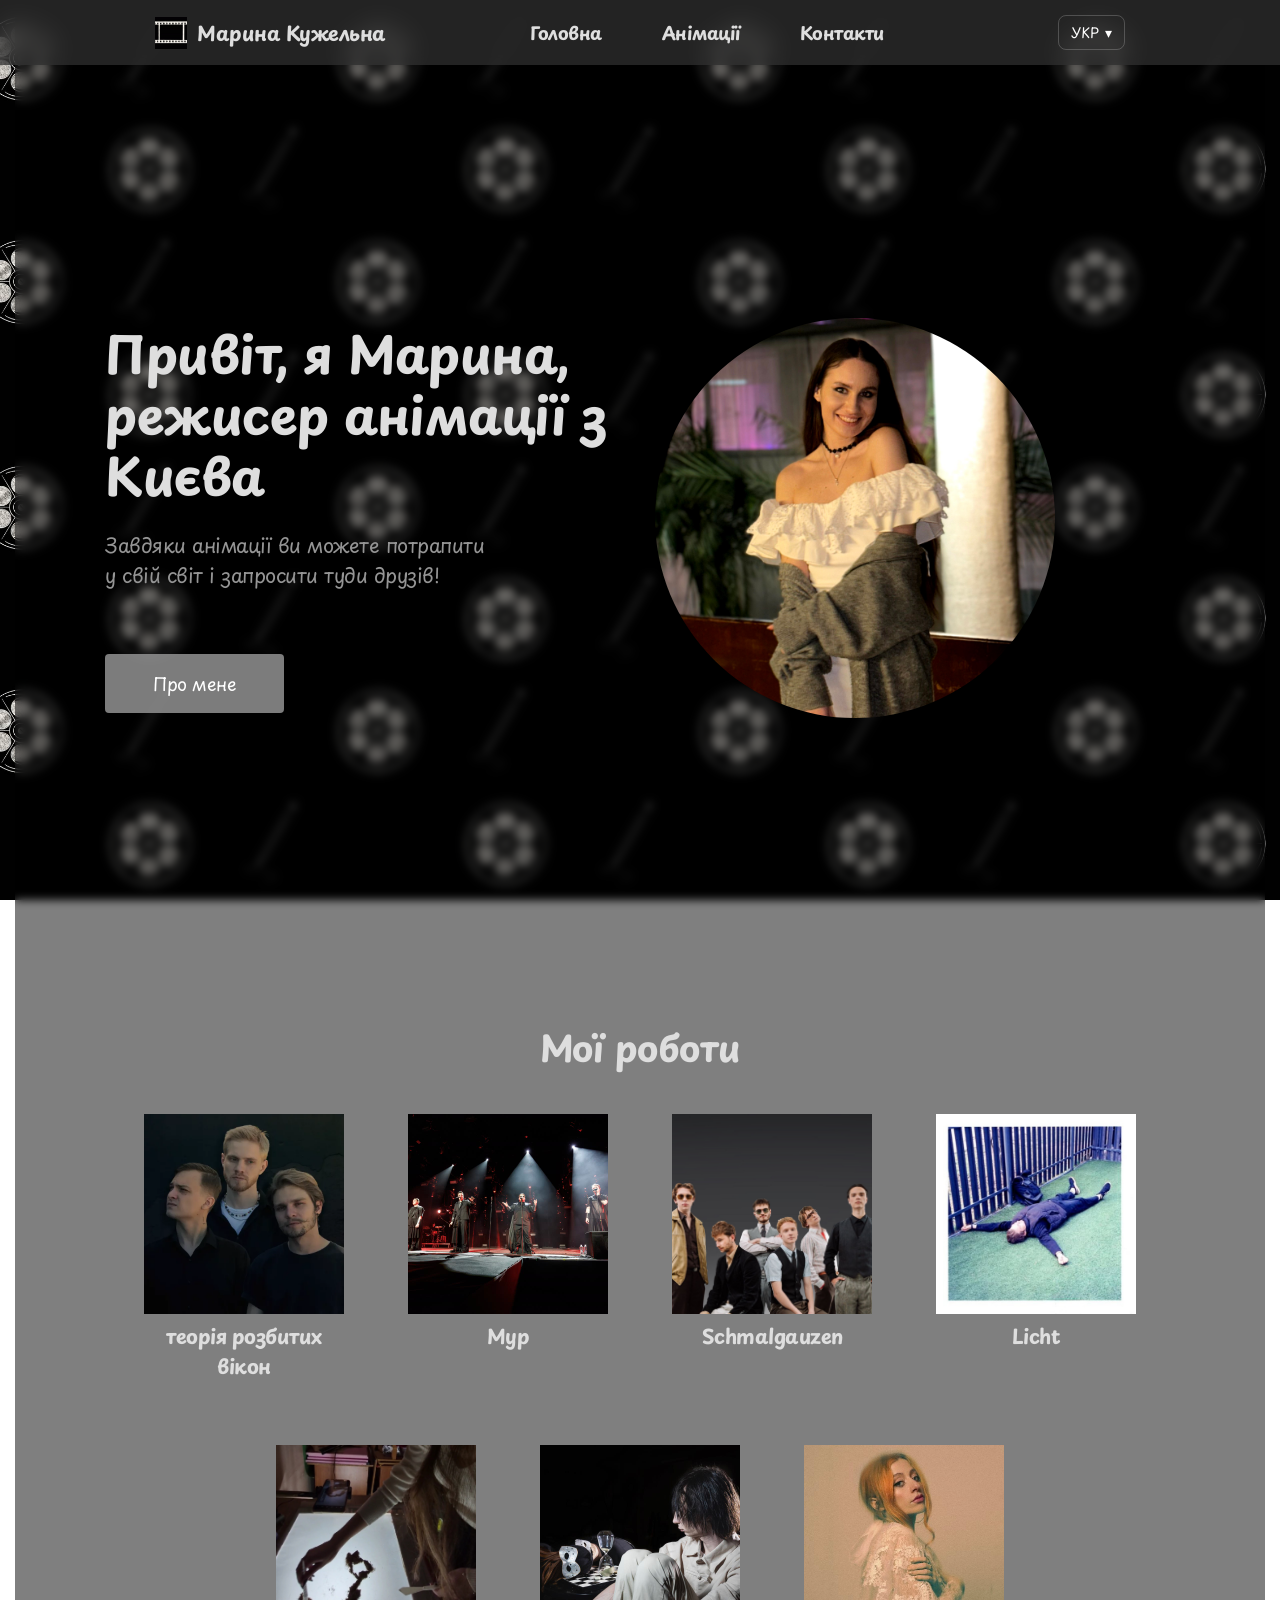
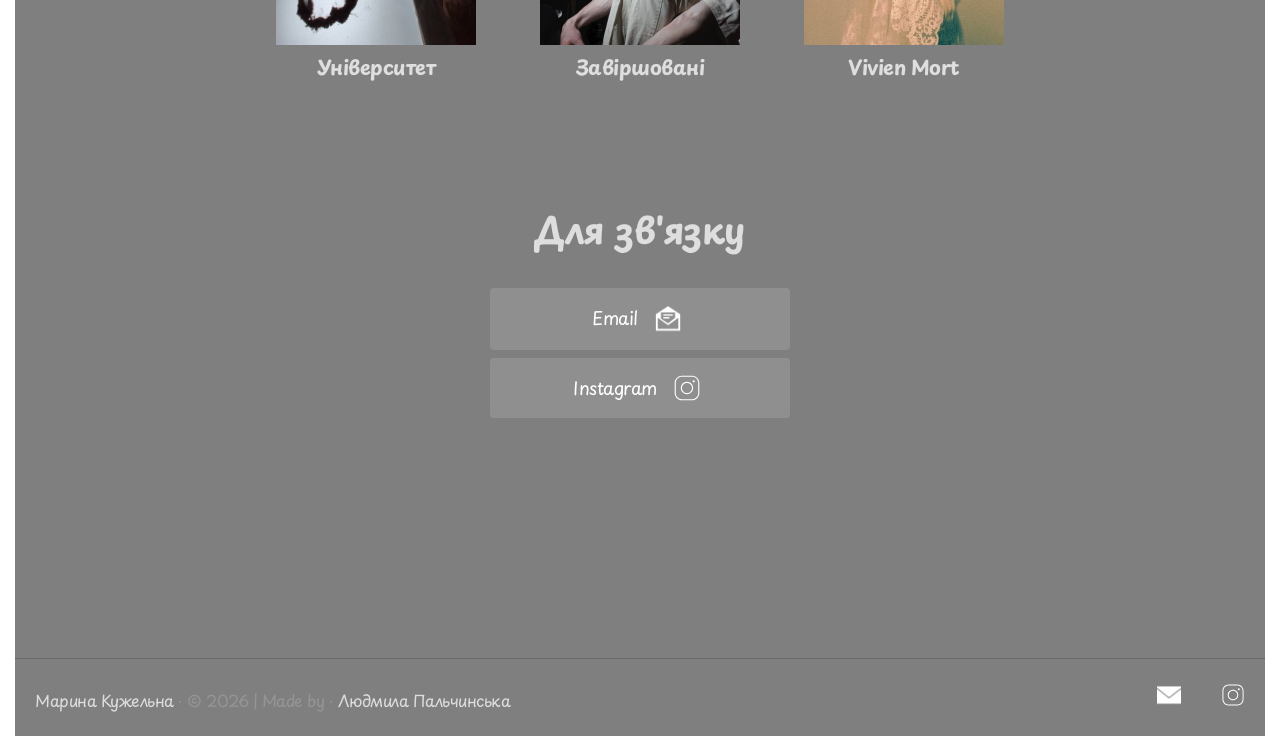
<file: index.html>
<!doctype html>
<html lang="uk">
  <head>
    <meta charset="UTF-8" />
    <meta name="viewport" content="width=device-width, initial-scale=1.0" />
    <meta name="author" content="Marina Kuzhelna | Анімації" />
    <meta
      name="keywords"
      content="animation, motion graphics, visual effects, character animation, 3D animation, 2D animation, VFX, CGI, digital art, storytelling, motion design"
    />
    <meta
      name="description"
      content="Explore stunning animations and motion graphics created by a professional animator. High-quality visual effects, character animation, and storytelling through motion."
    />
    <link rel="preconnect" href="https://fonts.googleapis.com" />
    <link rel="preconnect" href="https://fonts.gstatic.com" crossorigin />

    <link
      href="https://fonts.googleapis.com/css2?family=Playpen+Sans&display=swap"
      rel="stylesheet"
    />
    <title>Marina Kuzhelna</title>
    <link rel="icon" href="image/anim.ico" type="image/x-icon" />
    <link rel="stylesheet" href="styles.css" type="text/css" />
  </head>

  <body>
    <header class="header hidden">
      <div class="container">
        <a href="index.html" class="logo">
          <img class="header__logo" src="image/logo.JPG" alt="" />
          <span data-i18n="header_name">Марина Кужельна</span>
        </a>
        <nav class="header__nav">
          <a class="header__link" href="#" data-i18n="nav_home">Головна</a>
          <a class="header__link" href="#gallery" data-i18n="nav_animations"
            >Анімації</a
          >
          <a class="header__link" href="#contact" data-i18n="nav_contacts"
            >Контакти</a
          >
        </nav>
        <div class="lang-switcher">
          <button type="button" class="lang-btn">
            <span class="current-lang">УКР</span>
            <span class="arrow">▾</span>
          </button>

          <ul class="lang-dropdown">
            <li><button type="button" data-lang="uk">УКР</button></li>
            <li><button type="button" data-lang="en">EN</button></li>
          </ul>
        </div>
        <button
          class="menu-icon"
          type="button"
          aria-label="Меню"
          aria-expanded="false"
        >
          <span class="menu-icon__line"></span>
        </button>
      </div>
    </header>

    <main class="main">
      <section class="welcome">
        <div class="container">
          <div class="welcome__desc">
            <h1 class="welcome__title" data-i18n="hi_1">
              Привіт, я Марина, режисер анімації з Києва
            </h1>
            <p class="welcome__text" data-i18n="p_desc">
              Завдяки анімації ви можете потрапити у свій світ і запросити туди
              друзів!
            </p>
            <a class="btn" href="pages/details.html" data-i18n="b_me"
              >Про мене</a
            >
          </div>
          <img
            src="image/marynaa.jpg"
            alt="Марина Кужельна"
            data-i18n-alt="name_avtor"
            class="welcome__img"
          />
        </div>
      </section>

      <section id="gallery" class="listing">
        <div class="container">
          <h2 class="listing__title" id="gallery-title" data-i18n="galler">
            Мої роботи
          </h2>
          <div class="listing__wrapper">
            <a
              id="the.broken.windows.theory"
              href="pages/tbwt.html"
              class="item-link"
              data-category="the.broken.windows.theory"
            >
              <figure class="listing__img-wrapper">
                <img
                  src="image/the.broken.windows.theory/the.broken.jpg"
                  alt="теорія розбитих вікон"
                  data-i18n-alt="name_tbwt"
                />
                <figcaption class="item-label">
                  <h3 data-i18n="name_tbwt">теорія розбитих вікон</h3>
                </figcaption>
              </figure>
            </a>
            <a
              id="myr"
              href="pages/myr.html"
              class="item-link"
              data-category="МУР"
            >
              <figure class="listing__img-wrapper">
                <img
                  src="image/myr/myr.JPG"
                  alt="Мур"
                  data-i18n-alt="name_myr"
                />
                <figcaption class="item-label">
                  <h3 data-i18n="name_myr">Мур</h3>
                </figcaption>
              </figure>
            </a>
            <a
              id="schmalgauzen"
              href="pages/schmalgauzen.html"
              class="item-link"
              data-category="Schmalgauzen"
            >
              <figure class="listing__img-wrapper">
                <img
                  src="image/schmalgauzen/schmalgauzen.JPG"
                  alt="Schmalgauzen"
                />
                <figcaption class="item-label">
                  <h3>Schmalgauzen</h3>
                </figcaption>
              </figure>
            </a>
            <a
              id="licht"
              href="pages/licht.html"
              class="item-link"
              data-category="Licht"
            >
              <figure class="listing__img-wrapper">
                <img src="image/licht/licht.jpg" alt="Licht" />
                <figcaption class="item-label">
                  <h3>Licht</h3>
                </figcaption>
              </figure>
            </a>
            <a
              id="university"
              href="pages/university.html"
              class="item-link"
              data-category="University"
            >
              <figure class="listing__img-wrapper">
                <img
                  src="image/university/university.jpg"
                  alt="Університет"
                  data-i18n-alt="name_uni"
                />
                <figcaption class="item-label">
                  <h3 data-i18n="name_uni">Університет</h3>
                </figcaption>
              </figure>
            </a>
            <a
              id="zavirshovani"
              href="pages/zavirshovani.html"
              class="item-link"
              data-category="Zavirshovani"
            >
              <figure class="listing__img-wrapper">
                <img
                  src="image/zavirshovani/zavirsh.JPG"
                  alt="Завіршовані"
                  data-i18n-alt="name_zav"
                />
                <figcaption class="item-label">
                  <h3 data-i18n="name_zav">Завіршовані</h3>
                </figcaption>
              </figure>
            </a>
            <a
              id="vivienmort"
              href="pages/vivienmort.html"
              class="item-link"
              data-category="VivienMort"
            >
              <figure class="listing__img-wrapper">
                <img src="image/vivien_mort/vi.JPG" alt="Vivien Mort" />
                <figcaption class="item-label">
                  <h3>Vivien Mort</h3>
                </figcaption>
              </figure>
            </a>
          </div>
        </div>
      </section>

      <section id="contact" class="contact">
        <div class="container">
          <h2 class="title contact__title" data-i18n="contact_tr">
            Для зв'язку
          </h2>
          <a href="mailto:mkuzhelna@gmail.com" class="btn btn--email">Email</a>
          <a
            href="https://www.instagram.com/marinka19.07"
            class="btn btn--instagram"
            target="_blank"
            rel="noopener noreferrer"
            >Instagram</a
          >
        </div>
      </section>
    </main>

    <footer class="footer" id="site-footer"></footer>

    <script src="js/main.js" defer></script>
    <script src="js/footer.js"></script>
    <script src="js/lang.js" defer></script>
  </body>
</html>
</file>
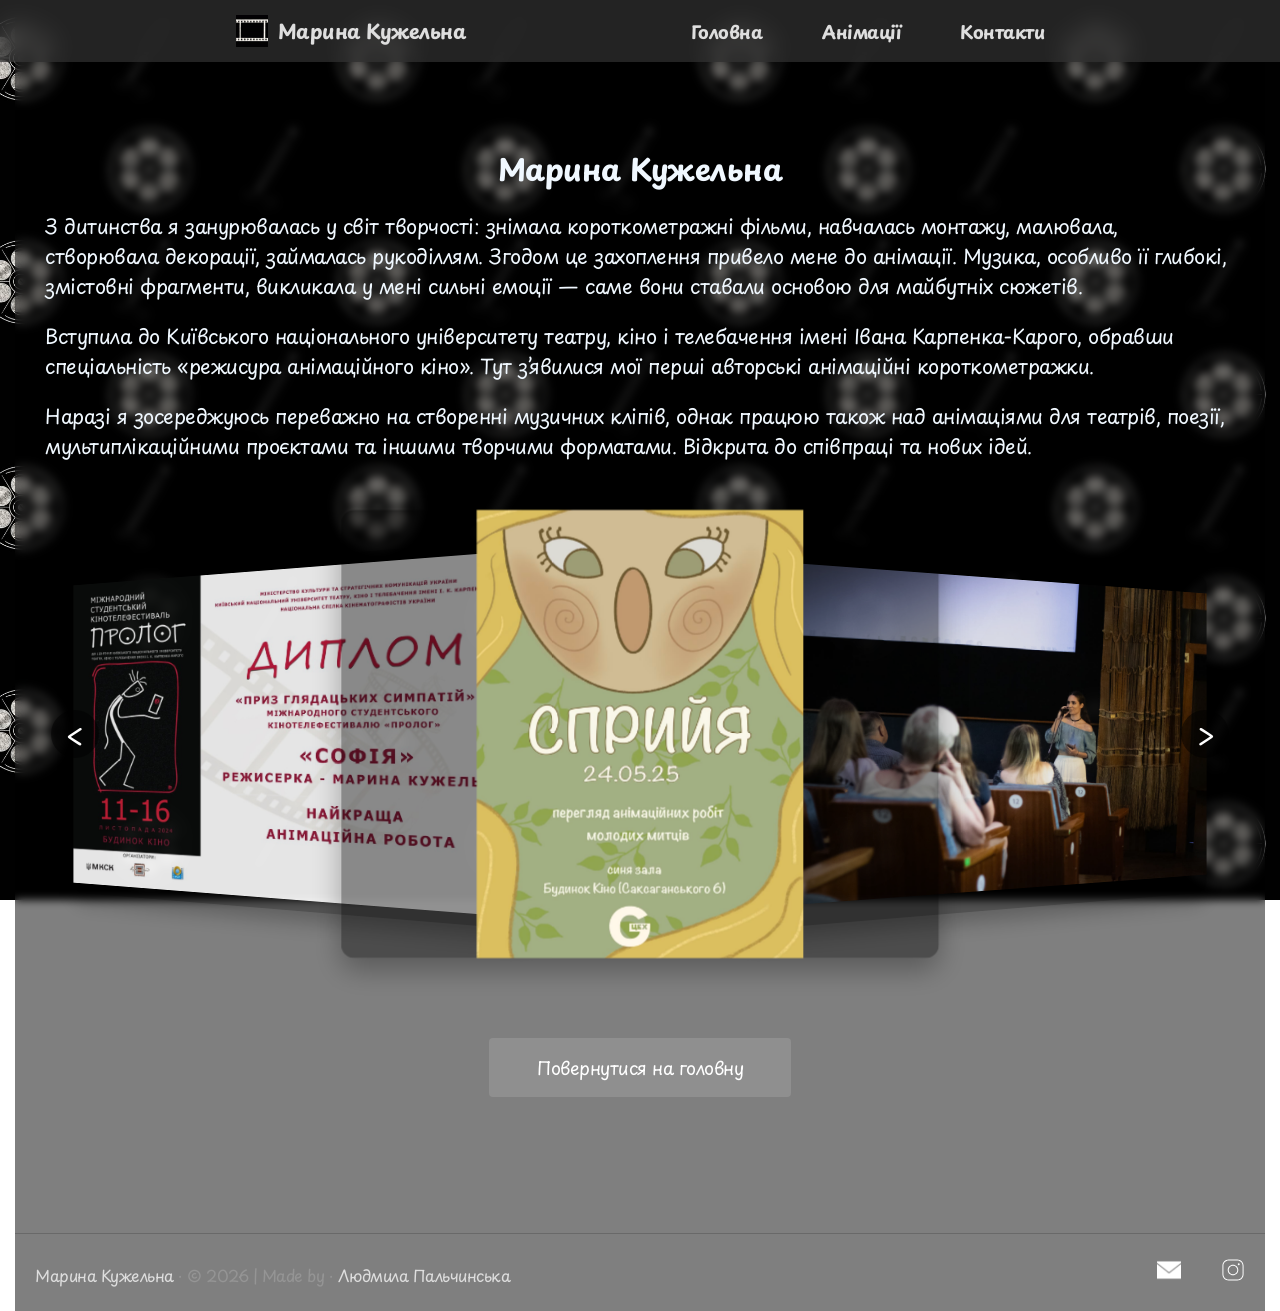
<file: pages/details.html>
<!doctype html>
<html lang="uk">
  <head>
    <meta charset="UTF-8" />
    <meta name="viewport" content="width=device-width, initial-scale=1.0" />
    <meta name="author" content="Marina Kuzhelna | Анімації" />
    <meta
      name="keywords"
      content="animation, motion graphics, visual effects, character animation, 3D animation, 2D animation, VFX, CGI, digital art, storytelling, motion design"
    />
    <meta
      name="description"
      content="Explore stunning animations and motion graphics created by a professional animator. High-quality visual effects, character animation, and storytelling through motion."
    />
    <link rel="preconnect" href="https://fonts.googleapis.com" />
    <link rel="preconnect" href="https://fonts.gstatic.com" crossorigin />
    <link
      href="https://fonts.googleapis.com/css2?family=Playpen+Sans&display=swap"
      rel="stylesheet"
    />
    <title>About me</title>
    <link rel="icon" href="../image/anim.ico" type="image/x-icon" />
    <link rel="stylesheet" href="../styles.css" type="text/css" />
    <link rel="stylesheet" href="../css/pages.css" type="text/css" />
  </head>

  <body>
    <header class="header hidden">
      <div class="container">
        <a href="../index.html" class="logo">
          <img class="header__logo" src="../image/logo.JPG" alt="" />
          <span data-i18n="header_name"> Марина Кужельна</span>
        </a>
        <nav class="header__nav">
          <a class="header__link" href="../index.html" data-i18n="nav_home"
            >Головна</a
          >
          <a
            class="header__link"
            href="../index.html#gallery-title"
            data-i18n="nav_animations"
            >Анімації</a
          >
          <a
            class="header__link"
            href="../index.html#contact"
            data-i18n="nav_contacts"
            >Контакти</a
          >
        </nav>

        <button
          class="menu-icon"
          type="button"
          aria-label="Меню"
          aria-expanded="false"
        >
          <span class="menu-icon__line"></span>
        </button>
      </div>
    </header>

    <main class="main">
      <section>
        <div class="container">
          <h1 class="details__title" data-i18n="header_name">
            Марина Кужельна
          </h1>

          <p class="details" data-i18n="child">
            З дитинства я занурювалась у світ творчості: знімала короткометражні
            фільми, навчалась монтажу, малювала, створювала декорації, займалась
            рукоділлям. Згодом це захоплення привело мене до анімації. Музика,
            особливо її глибокі, змістовні фрагменти, викликала у мені сильні
            емоції — саме вони ставали основою для майбутніх сюжетів.
          </p>

          <p class="details" data-i18n="university">
            Вступила до Київського національного університету театру, кіно і
            телебачення імені Івана Карпенка-Карого, обравши спеціальність
            «режисура анімаційного кіно». Тут з’явилися мої перші авторські
            анімаційні короткометражки.
          </p>

          <p class="details" data-i18n="coop">
            Наразі я зосереджуюсь переважно на створенні музичних кліпів, однак
            працюю також над анімаціями для театрів, поезії, мультиплікаційними
            проєктами та іншими творчими форматами. Відкрита до співпраці та
            нових ідей.
          </p>

          <div class="carousel">
            <button
              class="carousel__arrow carousel__arrow--prev"
              type="button"
              aria-label="Попередній кадр"
            >
              <
            </button>

            <div class="carousel__track">
              <img
                class="carousel__slide"
                src="../image/prolog.jpg"
                alt="Диплом за найкращу анімаційну роботу на фестивалі Пролог 2024."
                data-i18n-alt="alt_details_1"
              />
              <img
                class="carousel__slide"
                src="../image/sprya.JPG"
                alt="Афіша до анімаційного показу робіт."
                data-i18n-alt="alt_details_2"
              />
              <img
                class="carousel__slide"
                src="../image/sprya_m.JPG"
                alt="Марина розповідає про свої роботи на анімаційному показі."
                data-i18n-alt="alt_details_3"
              />
            </div>

            <button
              class="carousel__arrow carousel__arrow--next"
              type="button"
              aria-label="Наступний кадр"
            >
              >
            </button>
          </div>
          <a class="btn" href="../index.html" data-i18n="b_back">
            Повернутися на головну</a
          >
        </div>
      </section>
    </main>

    <footer class="footer" id="site-footer"></footer>

    <script src="../js/main.js"></script>
    <script src="../js/carousel.js"></script>
    <script src="../js/footer.js"></script>
    <script src="../js/lang.js" defer></script>
  </body>
</html>
</file>
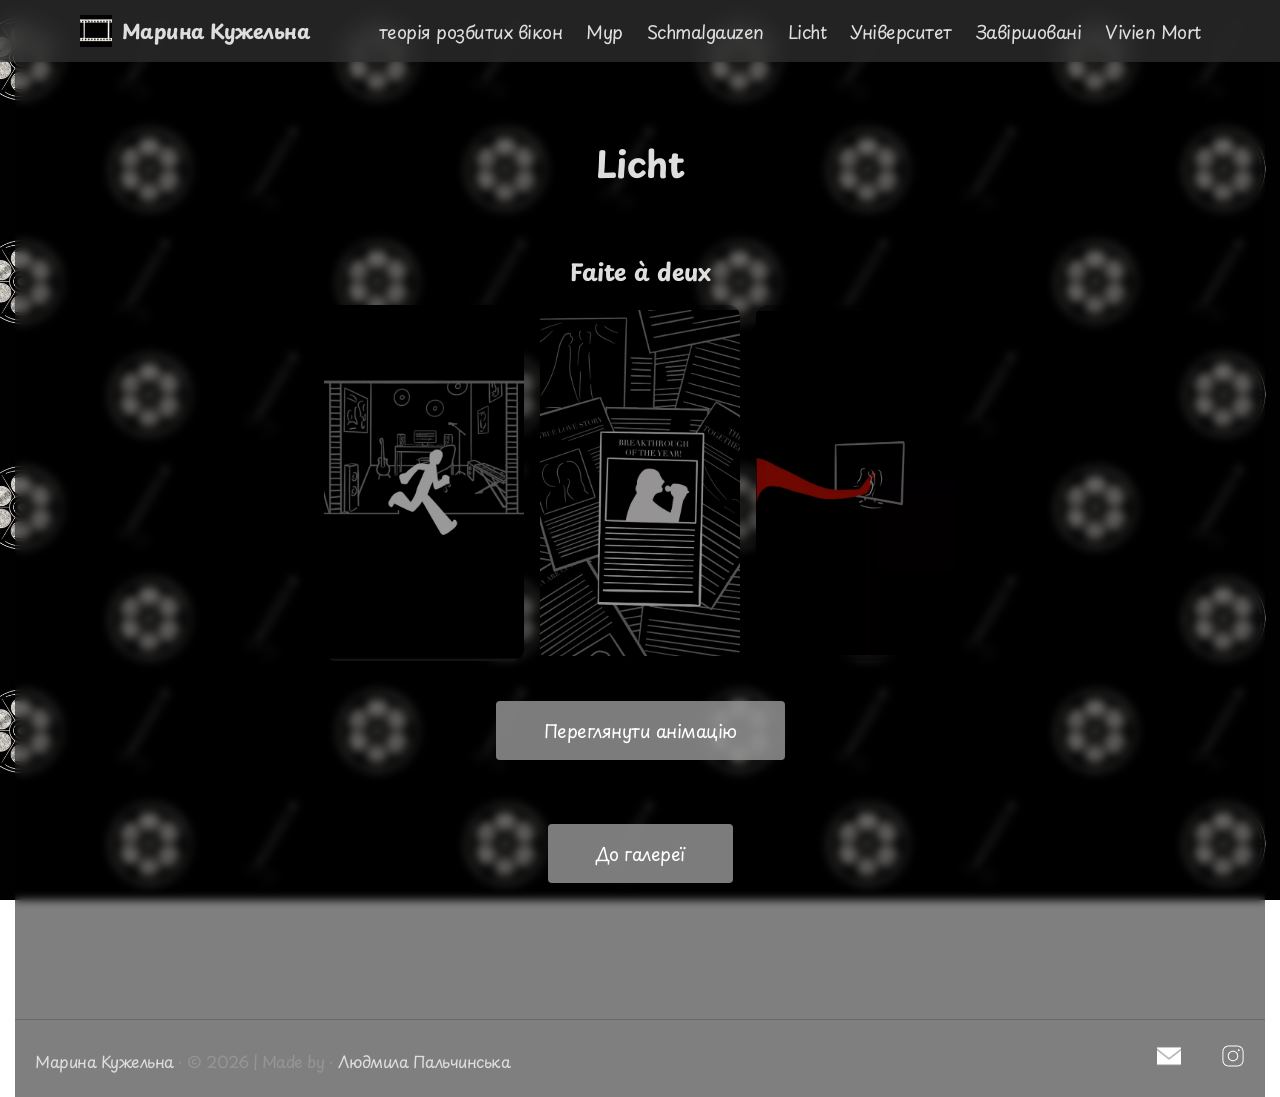
<file: pages/licht.html>
<!doctype html>
<html lang="uk">
  <head>
    <meta charset="UTF-8" />
    <meta name="viewport" content="width=device-width, initial-scale=1.0" />
    <meta name="author" content="Marina Kuzhelna | Анімації" />
    <meta
      name="keywords"
      content="animation, motion graphics, visual effects, character animation, 3D animation, 2D animation, VFX, CGI, digital art, storytelling, motion design"
    />
    <meta
      name="description"
      content="Explore stunning animations and motion graphics created by a professional animator. High-quality visual effects, character animation, and storytelling through motion."
    />
    <link rel="preconnect" href="https://fonts.googleapis.com" />
    <link rel="preconnect" href="https://fonts.gstatic.com" crossorigin />
    <link
      href="https://fonts.googleapis.com/css2?family=Playpen+Sans&display=swap"
      rel="stylesheet"
    />
    <title>Licht</title>
    <link rel="icon" href="../image/anim.ico" type="image/x-icon" />
    <link rel="stylesheet" href="../styles.css" type="text/css" />
    <link rel="stylesheet" href="../css/pages.css" type="text/css" />
  </head>

  <body>
    <header class="header hidden">
      <div class="container">
        <a
          href="../index.html"
          class="logo logo--compact"
          aria-label="На головну"
        >
          <img class="header__logo" src="../image/logo.JPG" alt="" />
          <span class="logo__name" data-i18n="header_name"
            >Марина Кужельна</span
          >
        </a>
        <nav class="header__nav">
          <a
            href="tbwt.html"
            id="the.broken.windows.theory"
            data-i18n="name_tbwt"
            >теорія розбитих вікон</a
          >
          <a href="myr.html" id="myr" data-i18n="name_myr">Мур</a>
          <a href="schmalgauzen.html" id="schmalgauzen">Schmalgauzen</a>
          <a href="licht.html" id="licht">Licht</a>
          <a href="university.html" id="university" data-i18n="name_uni"
            >Університет</a
          >
          <a href="zavirshovani.html" id="zavirshovani" data-i18n="name_zav"
            >Завіршовані</a
          >
          <a href="vivienmort.html" id="vivienmort">Vivien Mort</a>
        </nav>

        <button
          class="menu-icon"
          type="button"
          aria-label="Меню"
          aria-expanded="false"
        >
          <span class="menu-icon__line"></span>
        </button>
      </div>
    </header>

    <main class="main">
      <section>
        <div class="container">
          <h1 class="listing__title">Licht</h1>

          <div class="screenshots-wrapper">
            <figure>
              <figcaption class="item-label">
                <h3>Faite à deux</h3>
              </figcaption>
              <div class="carousel carousel--vertical">
                <button
                  class="carousel__arrow carousel__arrow--prev"
                  type="button"
                  aria-label="Попередній кадр"
                >
                  &lt;
                </button>

                <div class="carousel__track">
                  <img
                    class="carousel__slide"
                    src="../image/licht/faite_1.jpg"
                    alt="Контурний малюнок людини, що біжить на фоні музичної студії з інструментами."
                    data-i18n-alt="alt_licht_1"
                  />
                  <img
                    class="carousel__slide"
                    src="../image/licht/faite_2.jpg"
                    alt="Контурний малюнок стосу газет із заголовками та силуетом, який співає в мікрофон на першій шпальті."
                    data-i18n-alt="alt_licht_2"
                  />
                  <img
                    class="carousel__slide"
                    src="../image/licht/faite_3.jpg"
                    alt="Векторний арт у стилі мінімалізму: білий силует монітора, з якого в лівий бік тягнеться довга яскраво-червона смуга на суцільному чорному фоні."
                    data-i18n-alt="alt_licht_3"
                  />
                </div>
                <button
                  class="carousel__arrow carousel__arrow--next"
                  type="button"
                  aria-label="Наступний кадр"
                >
                  &gt;
                </button>
              </div>
            </figure>
          </div>
          <div class="item-label">
            <a
              class="btn"
              href="https://youtube.com/shorts/eGSDrFhU_iQ?si=RlganeMl7rSTO5CX"
              target="_blank"
              rel="noopener noreferrer"
              data-i18n="look"
              >Переглянути анімацію</a
            >
          </div>
          <div class="item-label back-link">
            <a
              class="btn"
              href="../index.html#gallery-title"
              data-i18n="b_works"
              >До галереї</a
            >
          </div>
        </div>
      </section>
    </main>
    <footer class="footer" id="site-footer"></footer>
    <script src="../js/main.js"></script>
    <script src="../js/works.js"></script>
    <script src="../js/footer.js"></script>
    <script src="../js/lang.js" defer></script>
    <script src="../js/carousel.js"></script>
  </body>
</html>
</file>
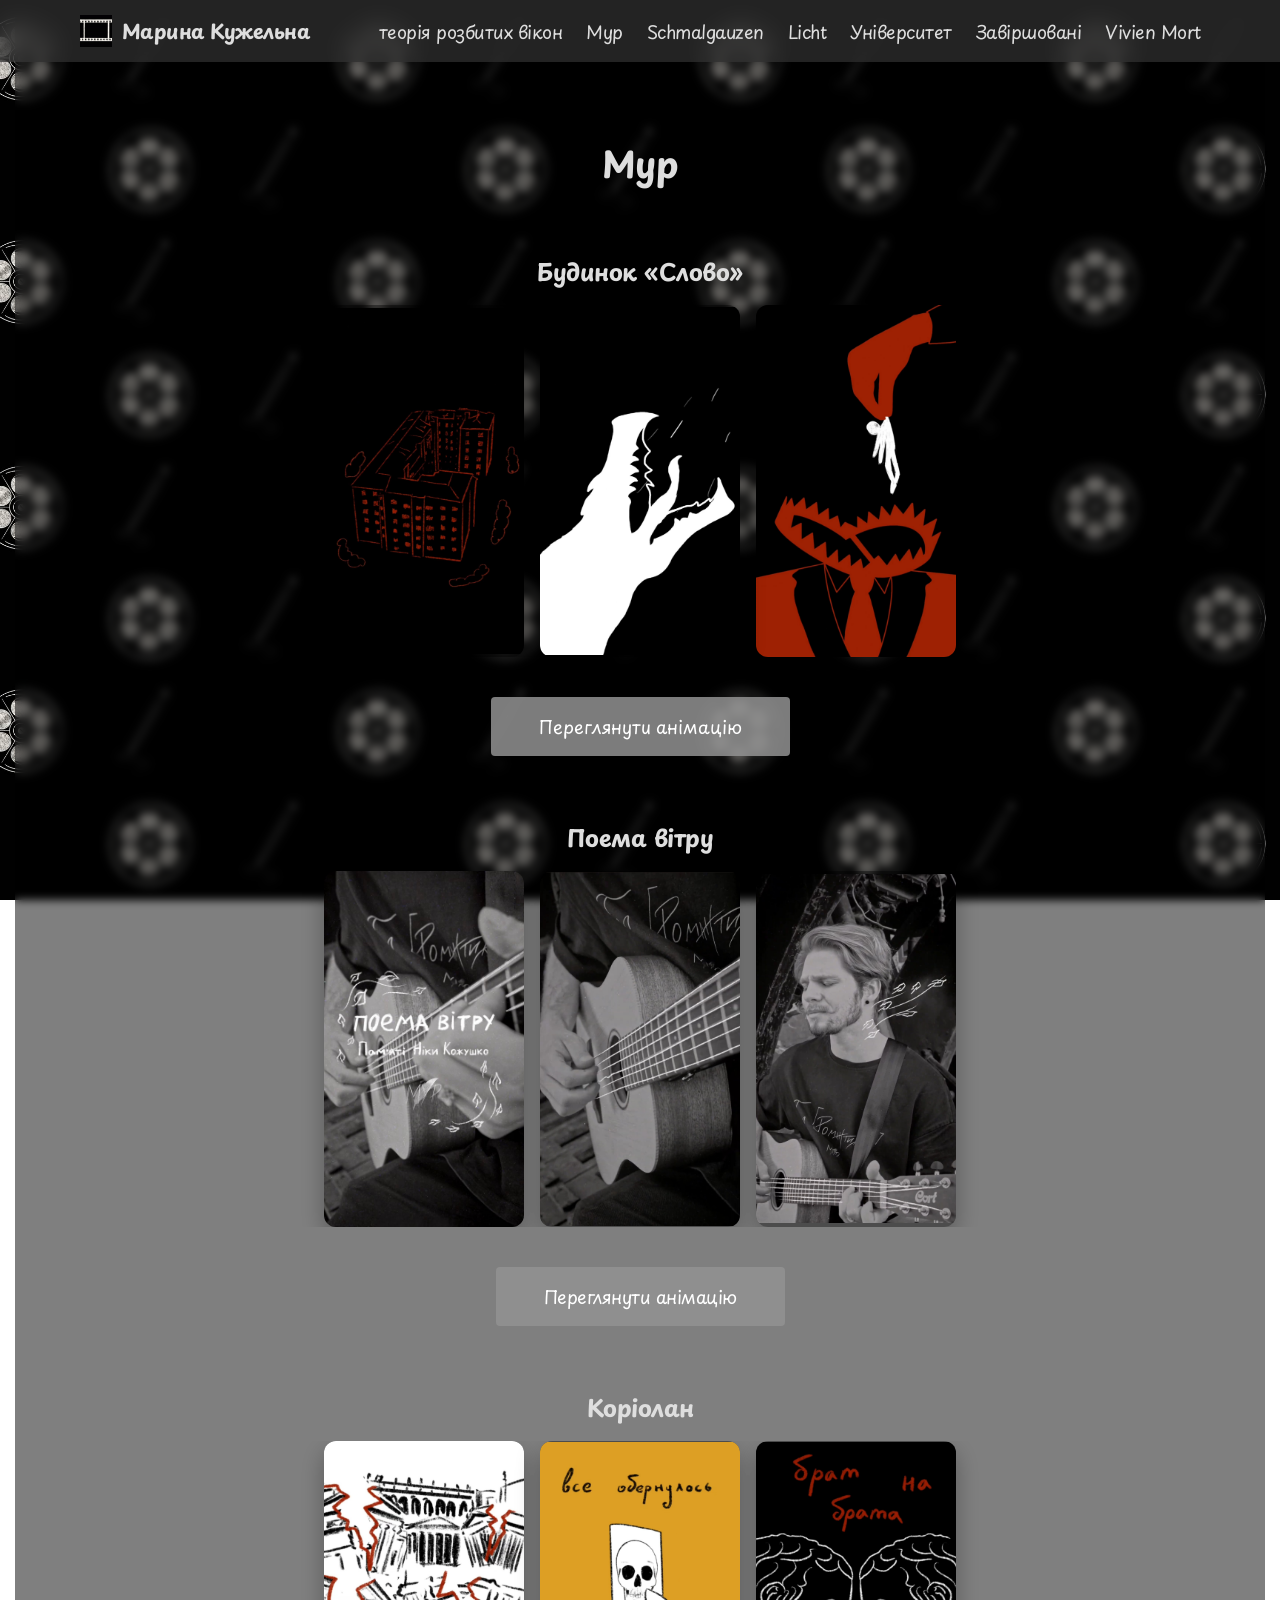
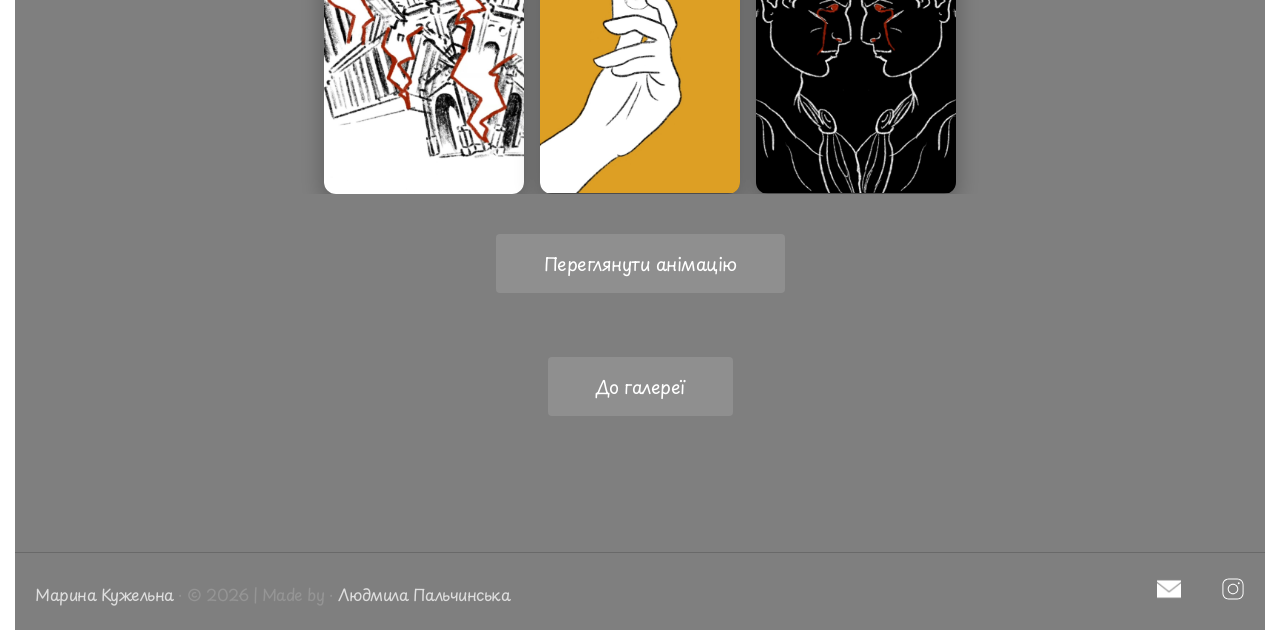
<file: pages/myr.html>
<!doctype html>
<html lang="uk">
  <head>
    <meta charset="UTF-8" />
    <meta name="viewport" content="width=device-width, initial-scale=1.0" />
    <meta name="author" content="Marina Kuzhelna | Анімації" />
    <meta
      name="keywords"
      content="animation, motion graphics, visual effects, character animation, 3D animation, 2D animation, VFX, CGI, digital art, storytelling, motion design"
    />
    <meta
      name="description"
      content="Explore stunning animations and motion graphics created by a professional animator. High-quality visual effects, character animation, and storytelling through motion."
    />
    <link rel="preconnect" href="https://fonts.googleapis.com" />
    <link rel="preconnect" href="https://fonts.gstatic.com" crossorigin />
    <link
      href="https://fonts.googleapis.com/css2?family=Playpen+Sans&display=swap"
      rel="stylesheet"
    />
    <title>Myr</title>
    <link rel="icon" href="../image/anim.ico" type="image/x-icon" />
    <link rel="stylesheet" href="../styles.css" type="text/css" />
    <link rel="stylesheet" href="../css/pages.css" type="text/css" />
  </head>

  <body>
    <header class="header hidden">
      <div class="container">
        <a
          href="../index.html"
          class="logo logo--compact"
          aria-label="На головну"
        >
          <img class="header__logo" src="../image/logo.JPG" alt="" />
          <span class="logo__name" data-i18n="header_name"
            >Марина Кужельна</span
          >
        </a>
        <nav class="header__nav">
          <a
            href="tbwt.html"
            id="the.broken.windows.theory"
            data-i18n="name_tbwt"
            >теорія розбитих вікон</a
          >
          <a href="myr.html" id="myr" data-i18n="name_myr">Мур</a>
          <a href="schmalgauzen.html" id="schmalgauzen">Schmalgauzen</a>
          <a href="licht.html" id="licht">Licht</a>
          <a href="university.html" id="university" data-i18n="name_uni"
            >Університет</a
          >
          <a href="zavirshovani.html" id="zavirshovani" data-i18n="name_zav"
            >Завіршовані</a
          >
          <a href="vivienmort.html" id="vivienmort">Vivien Mort</a>
        </nav>

        <button
          class="menu-icon"
          type="button"
          aria-label="Меню"
          aria-expanded="false"
        >
          <span class="menu-icon__line"></span>
        </button>
      </div>
    </header>

    <main class="main">
      <section>
        <div class="container">
          <h1 class="listing__title" data-i18n="name_myr">Мур</h1>

          <div class="screenshots-wrapper">
            <figure>
              <figcaption class="item-label">
                <h3 data-i18n="m_bs">Будинок "Слово"</h3>
              </figcaption>
              <div class="carousel carousel--vertical">
                <button
                  class="carousel__arrow carousel__arrow--prev"
                  type="button"
                  aria-label="Попередній кадр"
                >
                  &lt;
                </button>

                <div class="carousel__track">
                  <img
                    class="carousel__slide"
                    src="../image/myr/slovo_1.jpg"
                    alt="Червоний контурний малюнок харківського будинку «Слово» (вид зверху) на чорному тлі."
                    data-i18n-alt="alt_myr_1"
                  />
                  <img
                    class="carousel__slide"
                    src="../image/myr/slovo_2.jpg"
                    alt="Драматичний білий силует пащі, спрямованої вгору на суцільному чорному тлі."
                    data-i18n-alt="alt_myr_2"
                  />
                  <img
                    class="carousel__slide"
                    src="../image/myr/slovo_3.jpg"
                    alt="Метафоричне зображення системи, де велика рука кидає силует письменника чи митця у червону пащу-капкан тоталітарного режиму."
                    data-i18n-alt="alt_myr_3"
                  />
                </div>
                <button
                  class="carousel__arrow carousel__arrow--next"
                  type="button"
                  aria-label="Наступний кадр"
                >
                  &gt;
                </button>
              </div>
            </figure>
          </div>
          <div class="item-label">
            <button
              data-video="../media/slovo.mp4"
              class="btn open-video"
              data-i18n="look"
            >
              Переглянути анімацію
            </button>
          </div>

          <div class="screenshots-wrapper">
            <figure>
              <figcaption class="item-label">
                <h3 data-i18n="m_poem">Поема вітру</h3>
              </figcaption>
              <div class="carousel carousel--vertical">
                <button
                  class="carousel__arrow carousel__arrow--prev"
                  type="button"
                  aria-label="Попередній кадр"
                >
                  &lt;
                </button>

                <div class="carousel__track">
                  <img
                    class="carousel__slide"
                    src="../image/myr/poem_1.JPG"
                    alt="Поема вітру — пам'яті Ніки Кожушко із зображенням гри на гітарі."
                    data-i18n-alt="alt_myr_4"
                  />
                  <img
                    class="carousel__slide"
                    src="../image/myr/poem_2.jpg"
                    alt="Рука людини, яка грає на акустичній гітарі."
                    data-i18n-alt="alt_myr_5"
                  />
                  <img
                    class="carousel__slide"
                    src="../image/myr/poem_3.jpg"
                    alt="Чорно-біле зображення музиканта, який грає на гітарі, із графічними елементами вітру та листя."
                    data-i18n-alt="alt_myr_6"
                  />
                </div>
                <button
                  class="carousel__arrow carousel__arrow--next"
                  type="button"
                  aria-label="Наступний кадр"
                >
                  &gt;
                </button>
              </div>
            </figure>
          </div>
          <div class="item-label">
            <a
              class="btn"
              href="https://www.instagram.com/reel/DATKzbTNhaQ/?utm_source=ig_web_copy_link&igsh=MzRlODBiNWFlZA=="
              target="_blank"
              rel="noopener noreferrer"
              data-i18n="look"
              >Переглянути анімацію</a
            >
          </div>

          <div class="screenshots-wrapper">
            <figure>
              <figcaption class="item-label">
                <h3 data-i18n="m_coriolan">Коріолан</h3>
              </figcaption>
              <div class="carousel carousel--vertical">
                <button
                  class="carousel__arrow carousel__arrow--prev"
                  type="button"
                  aria-label="Попередній кадр"
                >
                  &lt;
                </button>

                <div class="carousel__track">
                  <img
                    class="carousel__slide"
                    src="../image/myr/koriolan_1.jpg"
                    alt="Крах імперської архітектури, яка тріщить і падає по лініях червоних розломів."
                    data-i18n-alt="alt_myr_7"
                  />
                  <img
                    class="carousel__slide"
                    src="../image/myr/koriolan_2.jpg"
                    alt="Малюнок руки, що тримає карту із черепом, на жовтому фоні з текстовим написом «все обернулось»."
                    data-i18n-alt="alt_myr_8"
                  />
                  <img
                    class="carousel__slide"
                    src="../image/myr/koriolan_3.jpg"
                    alt="Контурний малюнок двох чоловічих профілів із червоними сльозами на чорному тлі."
                    data-i18n-alt="alt_myr_9"
                  />
                </div>
                <button
                  class="carousel__arrow carousel__arrow--next"
                  type="button"
                  aria-label="Наступний кадр"
                >
                  &gt;
                </button>
              </div>
            </figure>
          </div>
          <div class="item-label">
            <a
              class="btn"
              href="https://www.instagram.com/reel/DGJXz2XuX8m/?igsh=MThpMjRyNHNhZGM5YQ=="
              target="_blank"
              rel="noopener noreferrer"
              data-i18n="look"
              >Переглянути анімацію</a
            >
          </div>
          <div class="item-label back-link">
            <a
              class="btn"
              href="../index.html#gallery-title"
              data-i18n="b_works"
              >До галереї</a
            >
          </div>
        </div>
      </section>
    </main>
    <footer class="footer" id="site-footer"></footer>

    <div id="videoModal" class="modal">
      <div class="modal-content">
        <button class="close" type="button" aria-label="Закрити">×</button>
        <video controls controlsList="nodownload" disablePictureInPicture>
          <source id="videoSourse" src="" type="video/mp4" />
        </video>
      </div>
    </div>

    <script src="../js/main.js"></script>
    <script src="../js/works.js"></script>
    <script src="../js/footer.js"></script>
    <script src="../js/lang.js" defer></script>
    <script src="../js/carousel.js"></script>
  </body>
</html>
</file>
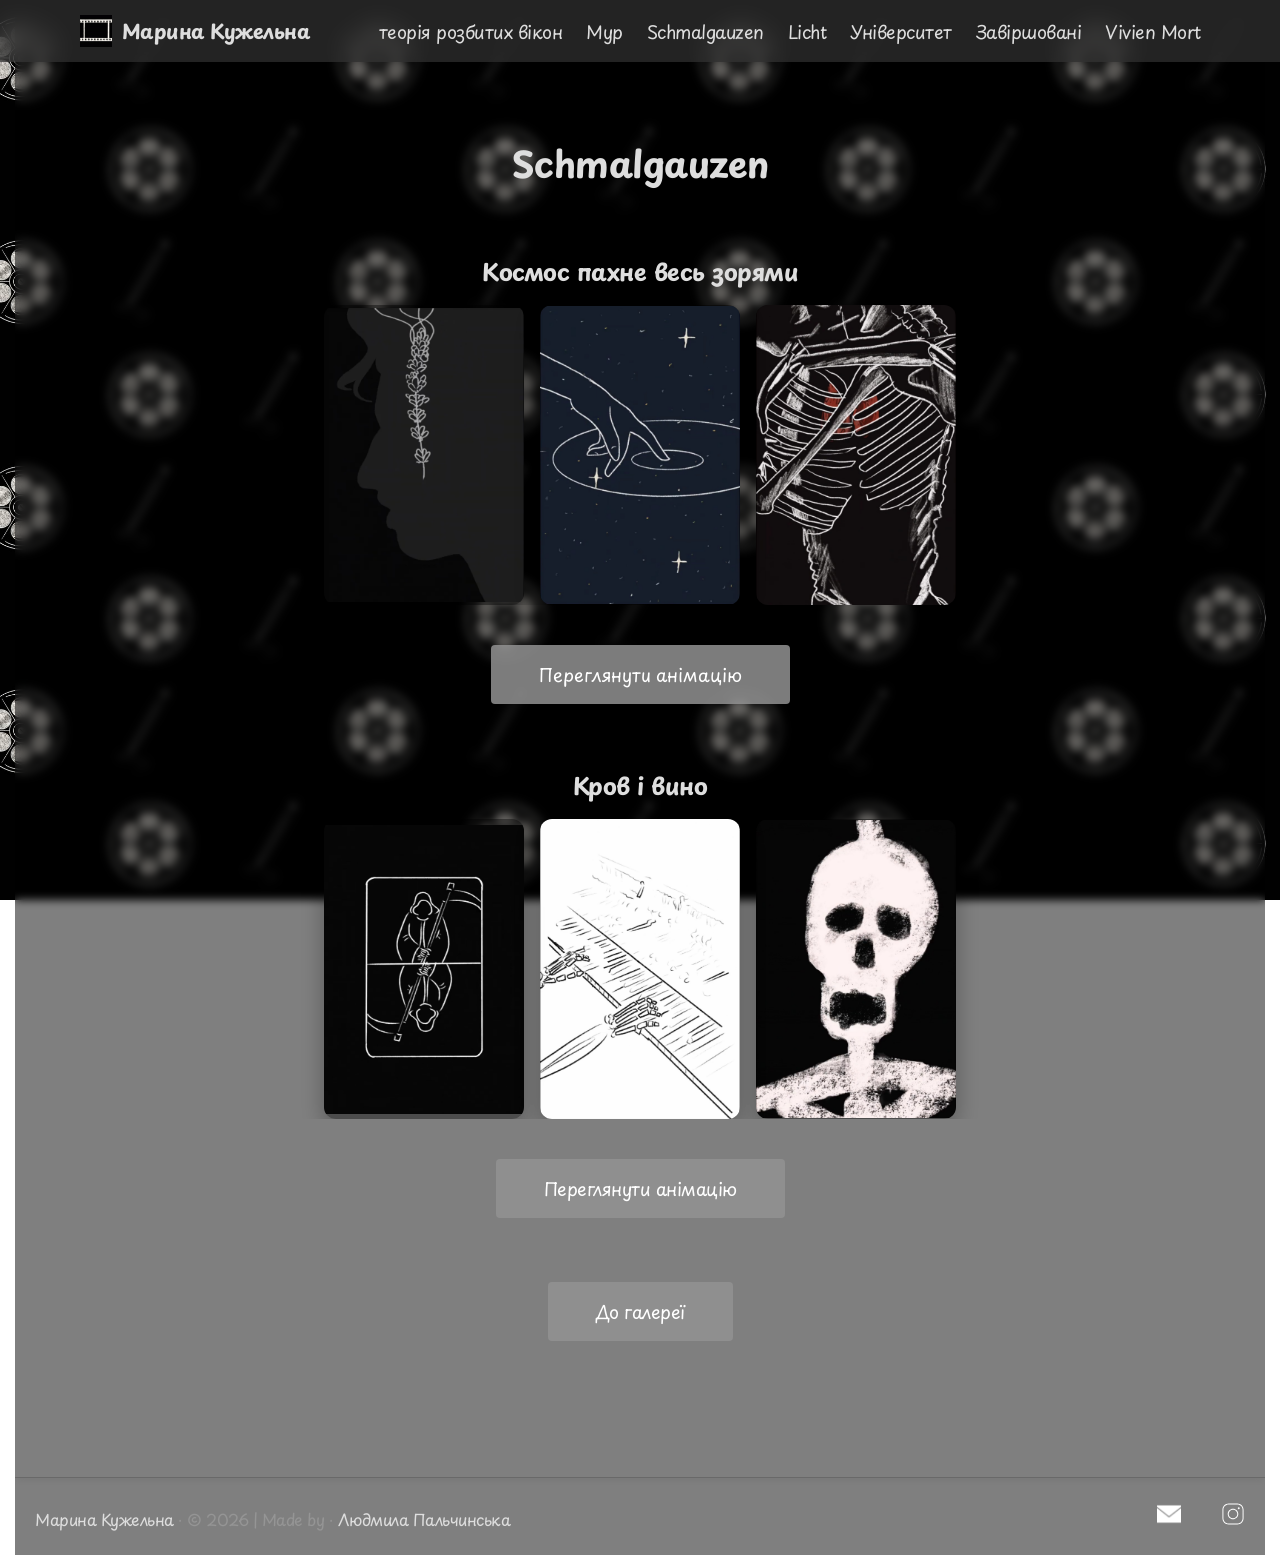
<file: pages/schmalgauzen.html>
<!doctype html>
<html lang="uk">
  <head>
    <meta charset="UTF-8" />
    <meta name="viewport" content="width=device-width, initial-scale=1.0" />
    <meta name="author" content="Marina Kuzhelna | Анімації" />
    <meta
      name="keywords"
      content="animation, motion graphics, visual effects, character animation, 3D animation, 2D animation, VFX, CGI, digital art, storytelling, motion design"
    />
    <meta
      name="description"
      content="Explore stunning animations and motion graphics created by a professional animator. High-quality visual effects, character animation, and storytelling through motion."
    />
    <link rel="preconnect" href="https://fonts.googleapis.com" />
    <link rel="preconnect" href="https://fonts.gstatic.com" crossorigin />
    <link
      href="https://fonts.googleapis.com/css2?family=Playpen+Sans&display=swap"
      rel="stylesheet"
    />
    <title>Schmalgauzen</title>
    <link rel="icon" href="../image/anim.ico" type="image/x-icon" />
    <link rel="stylesheet" href="../styles.css" type="text/css" />
    <link rel="stylesheet" href="../css/pages.css" type="text/css" />
  </head>

  <body>
    <header class="header hidden">
      <!-- NAVBAR -->
      <div class="container">
        <a
          href="../index.html"
          class="logo logo--compact"
          aria-label="На головну"
        >
          <img class="header__logo" src="../image/logo.JPG" alt="" />
          <span class="logo__name" data-i18n="header_name"
            >Марина Кужельна</span
          >
        </a>
        <nav class="header__nav">
          <a
            href="tbwt.html"
            id="the.broken.windows.theory"
            data-i18n="name_tbwt"
            >теорія розбитих вікон</a
          >
          <a href="myr.html" id="myr" data-i18n="name_myr">Мур</a>
          <a href="schmalgauzen.html" id="schmalgauzen">Schmalgauzen</a>
          <a href="licht.html" id="licht">Licht</a>
          <a href="university.html" id="university" data-i18n="name_uni"
            >Університет</a
          >
          <a href="zavirshovani.html" id="zavirshovani" data-i18n="name_zav"
            >Завіршовані</a
          >
          <a href="vivienmort.html" id="vivienmort">Vivien Mort</a>
        </nav>

        <button
          class="menu-icon"
          type="button"
          aria-label="Меню"
          aria-expanded="false"
        >
          <span class="menu-icon__line"></span>
        </button>
      </div>
    </header>

    <main class="main">
      <section>
        <div class="container">
          <h1 class="listing__title">Schmalgauzen</h1>

          <div class="screenshots-wrapper">
            <figure>
              <figcaption class="item-label">
                <h3 data-i18n="s_kosmos">Космос пахне весь зорями</h3>
              </figcaption>
              <div class="carousel carousel--vertical">
                <button
                  class="carousel__arrow carousel__arrow--prev"
                  type="button"
                  aria-label="Попередній кадр"
                >
                  &lt;
                </button>

                <div class="carousel__track">
                  <img
                    class="carousel__slide"
                    src="../image/schmalgauzen/kosmos_1.jpg"
                    alt="Контурний темно-сірий профіль обличчя з білою лінійною гілочкою лаванди на чорному тлі."
                    data-i18n-alt="alt_schmalgauzen_1"
                  />
                  <img
                    class="carousel__slide"
                    src="../image/schmalgauzen/kosmos_2.jpg"
                    alt="Контурний малюнок руки, що торкається вінілової платівки серед зірок на темному тлі."
                    data-i18n-alt="alt_schmalgauzen_2"
                  />
                  <img
                    class="carousel__slide"
                    src="../image/schmalgauzen/kosmos_3.jpg"
                    alt="Контурний малюнок людського скелета з червоним серцем усередині грудної клітки на чорному фоні."
                    data-i18n-alt="alt_schmalgauzen_3"
                  />
                </div>
                <button
                  class="carousel__arrow carousel__arrow--next"
                  type="button"
                  aria-label="Наступний кадр"
                >
                  &gt;
                </button>
              </div>
            </figure>
          </div>
          <div class="item-label">
            <button
              data-video="../media/kosmos.mp4"
              class="btn open-video"
              data-i18n="look"
            >
              Переглянути анімацію
            </button>
          </div>

          <div class="screenshots-wrapper">
            <figure>
              <figcaption class="item-label">
                <h3 data-i18n="s_krov">Кров і вино</h3>
              </figcaption>
              <div class="carousel carousel--vertical">
                <button
                  class="carousel__arrow carousel__arrow--prev"
                  type="button"
                  aria-label="Попередній кадр"
                >
                  &lt;
                </button>

                <div class="carousel__track">
                  <img
                    class="carousel__slide"
                    src="../image/schmalgauzen/blood_1.jpg"
                    alt="Гральна карта із дзеркальним силуетом Смерті з косою на чорному тлі."
                    data-i18n-alt="alt_schmalgauzen_4"
                  />
                  <img
                    class="carousel__slide"
                    src="../image/schmalgauzen/blood_3.jpg"
                    alt="Чорно-білий лінійний малюнок рук скелета, які натискають на клавіші фортепіано."
                    data-i18n-alt="alt_schmalgauzen_6"
                  />
                  <img
                    class="carousel__slide"
                    src="../image/schmalgauzen/blood_2.jpg"
                    alt="Експресивна графічна ілюстрація на чорному тлі: білий людський череп із верхньою частиною хребта, з роззявленим у крику або подиві чорним ротом."
                    data-i18n-alt="alt_schmalgauzen_5"
                  />
                </div>
                <button
                  class="carousel__arrow carousel__arrow--next"
                  type="button"
                  aria-label="Наступний кадр"
                >
                  &gt;
                </button>
              </div>
            </figure>
          </div>
          <div class="item-label">
            <a
              class="btn"
              href="https://www.instagram.com/reel/Csx-0GVAiUl/?igsh=aHYyMnNybm56a3Nn"
              target="_blank"
              rel="noopener noreferrer"
              data-i18n="look"
              >Переглянути анімацію</a
            >
          </div>
          <div class="item-label back-link">
            <a
              class="btn"
              href="../index.html#gallery-title"
              data-i18n="b_works"
              >До галереї</a
            >
          </div>
        </div>
      </section>
    </main>
    <footer class="footer" id="site-footer"></footer>
    <div id="videoModal" class="modal">
      <div class="modal-content">
        <button class="close" type="button" aria-label="Закрити">×</button>
        <video controls controlsList="nodownload" disablePictureInPicture>
          <source id="videoSourse" src="" type="video/mp4" />
        </video>
      </div>
    </div>

    <script src="../js/main.js"></script>
    <script src="../js/works.js"></script>
    <script src="../js/footer.js"></script>
    <script src="../js/lang.js" defer></script>
    <script src="../js/carousel.js"></script>
  </body>
</html>
</file>
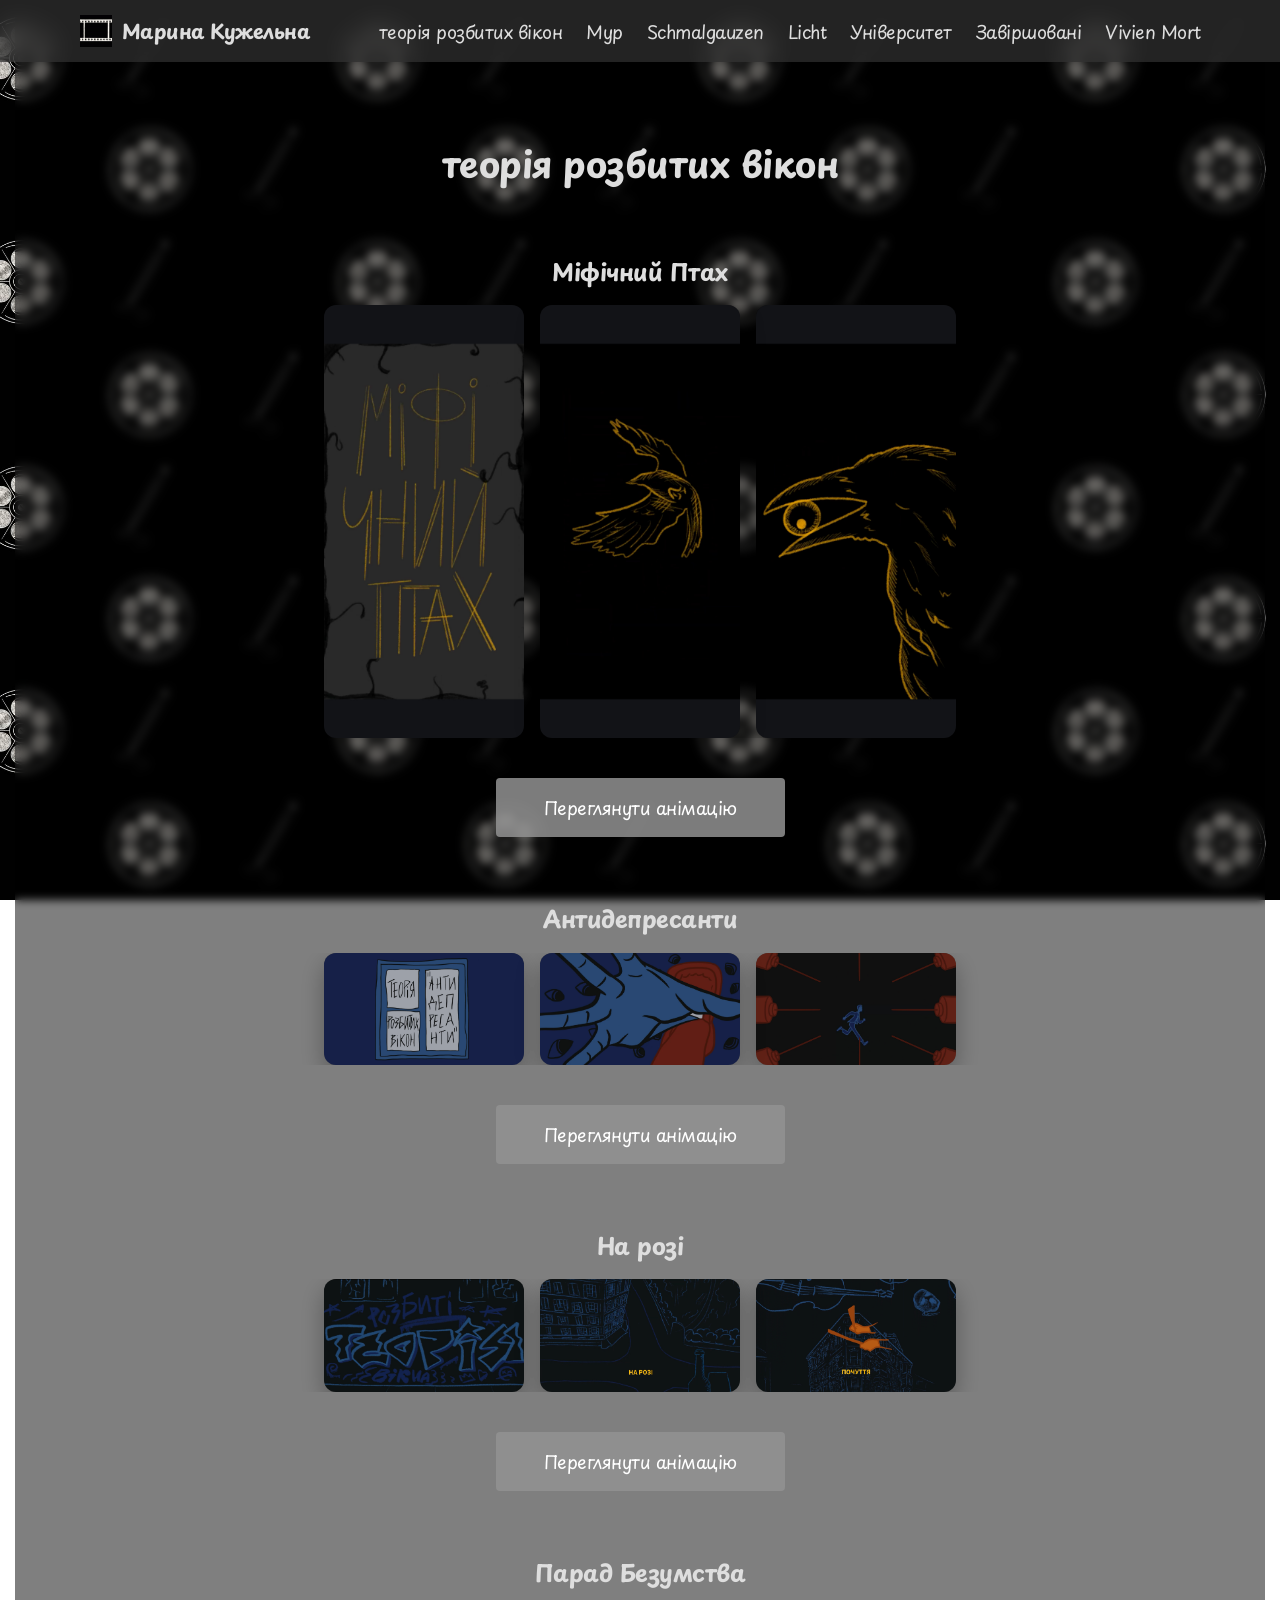
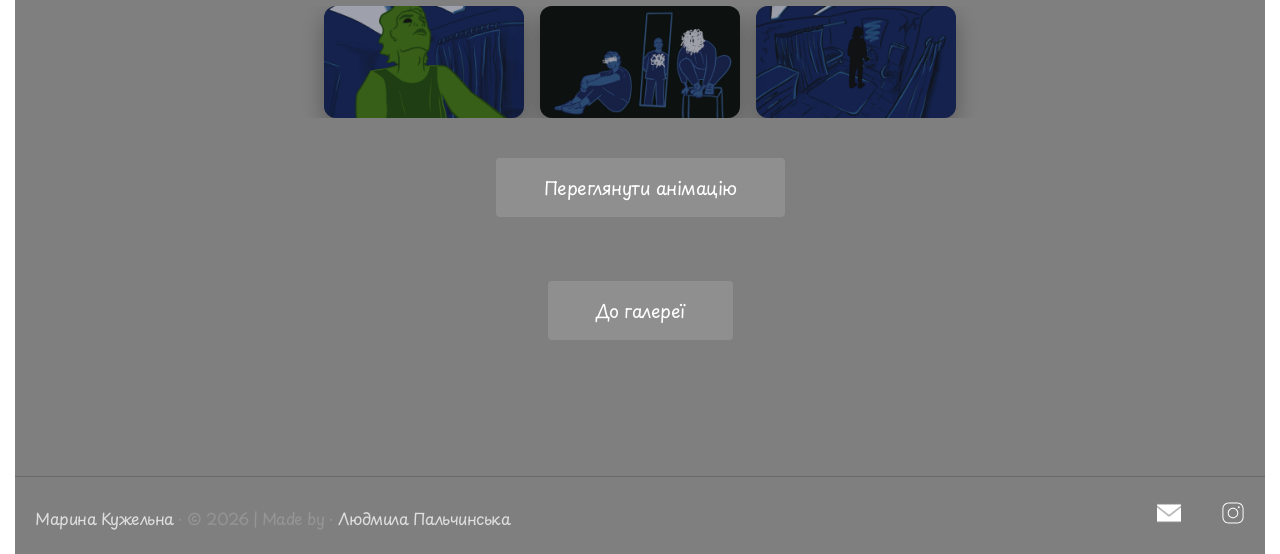
<file: pages/tbwt.html>
<!doctype html>
<html lang="uk">
  <head>
    <meta charset="UTF-8" />
    <meta name="viewport" content="width=device-width, initial-scale=1.0" />
    <meta name="author" content="Marina Kuzhelna | Анімації" />
    <meta
      name="keywords"
      content="animation, motion graphics, visual effects, character animation, 3D animation, 2D animation, VFX, CGI, digital art, storytelling, motion design"
    />
    <meta
      name="description"
      content="Explore stunning animations and motion graphics created by a professional animator. High-quality visual effects, character animation, and storytelling through motion."
    />
    <link rel="preconnect" href="https://fonts.googleapis.com" />
    <link rel="preconnect" href="https://fonts.gstatic.com" crossorigin />
    <link
      href="https://fonts.googleapis.com/css2?family=Playpen+Sans&display=swap"
      rel="stylesheet"
    />
    <title>the broken windows theory</title>
    <link rel="icon" href="../image/anim.ico" type="image/x-icon" />
    <link rel="stylesheet" href="../styles.css" type="text/css" />
    <link rel="stylesheet" href="../css/pages.css" type="text/css" />
  </head>

  <body>
    <header class="header hidden">
      <div class="container">
        <a
          href="../index.html"
          class="logo logo--compact"
          aria-label="На головну"
        >
          <img class="header__logo" src="../image/logo.JPG" alt="" />
          <span class="logo__name" data-i18n="header_name"
            >Марина Кужельна</span
          >
        </a>
        <nav class="header__nav">
          <a
            href="tbwt.html"
            id="the.broken.windows.theory"
            data-i18n="name_tbwt"
            >теорія розбитих вікон</a
          >
          <a href="myr.html" id="myr" data-i18n="name_myr">Мур</a>
          <a href="schmalgauzen.html" id="schmalgauzen">Schmalgauzen</a>
          <a href="licht.html" id="licht">Licht</a>
          <a href="university.html" id="university" data-i18n="name_uni"
            >Університет</a
          >
          <a href="zavirshovani.html" id="zavirshovani" data-i18n="name_zav"
            >Завіршовані</a
          >
          <a href="vivienmort.html" id="vivienmort">Vivien Mort</a>
        </nav>

        <button
          class="menu-icon"
          type="button"
          aria-label="Меню"
          aria-expanded="false"
        >
          <span class="menu-icon__line"></span>
        </button>
      </div>
    </header>

    <main class="main">
      <section>
        <div class="container">
          <h1 class="listing__title" data-i18n="name_tbwt">
            теорія розбитих вікон
          </h1>

          <div class="screenshots-wrapper">
            <figure>
              <figcaption class="item-label">
                <h3 data-i18n="t_ptakh">Міфічний Птах</h3>
              </figcaption>
              <div class="carousel carousel--vertical">
                <button
                  class="carousel__arrow carousel__arrow--prev"
                  type="button"
                  aria-label="Попередній кадр"
                >
                  &lt;
                </button>

                <div class="carousel__track">
                  <img
                    class="carousel__slide"
                    src="../image/the.broken.windows.theory/mif_1.jpg"
                    alt="Обкладинка з написом «Міфічний птах» у золотій лінійній стилізації."
                    data-i18n-alt="alt_tbwt_1"
                  />
                  <img
                    class="carousel__slide"
                    src="../image/the.broken.windows.theory/mif_2.jpg"
                    alt="Лінійне зображення золотого птаха в польоті на чорному тлі."
                    data-i18n-alt="alt_tbwt_2"
                  />
                  <img
                    class="carousel__slide"
                    src="../image/the.broken.windows.theory/mif_3.jpg"
                    alt="Крупний план голови міфічного птаха із великим оком, золотий лінійний стиль."
                    data-i18n-alt="alt_tbwt_3"
                  />
                </div>
                <button
                  class="carousel__arrow carousel__arrow--next"
                  type="button"
                  aria-label="Наступний кадр"
                >
                  &gt;
                </button>
              </div>
            </figure>
          </div>
          <div class="item-label">
            <a
              class="btn"
              href="https://www.instagram.com/reel/DFw4ka3tcXB/?utm_source=ig_web_copy_link"
              target="_blank"
              rel="noopener noreferrer"
              data-i18n="look"
              >Переглянути анімацію</a
            >
          </div>

          <div class="screenshots-wrapper">
            <figure>
              <figcaption class="item-label">
                <h3 data-i18n="t_antydepresanty">Антидепресанти</h3>
              </figcaption>
              <div class="carousel carousel--vertical">
                <button
                  class="carousel__arrow carousel__arrow--prev"
                  type="button"
                  aria-label="Попередній кадр"
                >
                  &lt;
                </button>

                <div class="carousel__track">
                  <img
                    class="carousel__slide"
                    src="../image/the.broken.windows.theory/антидепрeсанти.PNG"
                    alt="Заставка до кліпу «Антидепресанти»."
                    data-i18n-alt="alt_tbwt_4"
                  />
                  <img
                    class="carousel__slide"
                    src="../image/the.broken.windows.theory/антидерeсанти2.PNG"
                    alt="Кадр з кліпу, на якому міститься червона рука."
                    data-i18n-alt="alt_tbwt_5"
                  />
                  <img
                    class="carousel__slide"
                    src="../image/the.broken.windows.theory/антидепресанти3.PNG"
                    alt="Кадр з кліпу, зображення героя."
                    data-i18n-alt="alt_tbwt_6"
                  />
                </div>
                <button
                  class="carousel__arrow carousel__arrow--next"
                  type="button"
                  aria-label="Наступний кадр"
                >
                  &gt;
                </button>
              </div>
            </figure>
          </div>
          <div class="item-label">
            <a
              class="btn"
              href="https://youtu.be/u2JNbs20Fiw?si=wdMmugJ1uB1apO3B"
              target="_blank"
              rel="noopener noreferrer"
              data-i18n="look"
              >Переглянути анімацію</a
            >
          </div>

          <div class="screenshots-wrapper">
            <figure>
              <figcaption class="item-label">
                <h3 data-i18n="t_rozi">На розі</h3>
              </figcaption>
              <div class="carousel carousel--vertical">
                <button
                  class="carousel__arrow carousel__arrow--prev"
                  type="button"
                  aria-label="Попередній кадр"
                >
                  &lt;
                </button>

                <div class="carousel__track">
                  <img
                    class="carousel__slide"
                    src="../image/the.broken.windows.theory/na_rozi.PNG"
                    alt="Заставка до кліпу «На розі»."
                    data-i18n-alt="alt_tbwt_7"
                  />
                  <img
                    class="carousel__slide"
                    src="../image/the.broken.windows.theory/na_rozi2.PNG"
                    alt="Ріг вулиці."
                    data-i18n-alt="alt_tbwt_8"
                  />
                  <img
                    class="carousel__slide"
                    src="../image/the.broken.windows.theory/na_rozi3.PNG"
                    alt="Плями над почуттями."
                    data-i18n-alt="alt_tbwt_9"
                  />
                </div>
                <button
                  class="carousel__arrow carousel__arrow--next"
                  type="button"
                  aria-label="Наступний кадр"
                >
                  &gt;
                </button>
              </div>
            </figure>
          </div>
          <div class="item-label">
            <a
              class="btn"
              href="https://youtu.be/odhhNbC-494?si=uFje4sZ6641JoMVs"
              target="_blank"
              rel="noopener noreferrer"
              data-i18n="look"
              >Переглянути анімацію</a
            >
          </div>

          <div class="screenshots-wrapper">
            <figure>
              <figcaption class="item-label">
                <h3 data-i18n="t_parad">Парад Безумства</h3>
              </figcaption>
              <div class="carousel carousel--vertical">
                <button
                  class="carousel__arrow carousel__arrow--prev"
                  type="button"
                  aria-label="Попередній кадр"
                >
                  &lt;
                </button>

                <div class="carousel__track">
                  <img
                    class="carousel__slide"
                    src="../image/the.broken.windows.theory/парад1.jpg"
                    alt="Заставка до кліпу «Парад безумства»."
                    data-i18n-alt="alt_tbwt_10"
                  />
                  <img
                    class="carousel__slide"
                    src="../image/the.broken.windows.theory/парад2.jpg"
                    alt="Кадр із учасниками."
                    data-i18n-alt="alt_tbwt_11"
                  />
                  <img
                    class="carousel__slide"
                    src="../image/the.broken.windows.theory/парад3.jpg"
                    alt="Тінь в кімнаті."
                    data-i18n-alt="alt_tbwt_12"
                  />
                </div>
                <button
                  class="carousel__arrow carousel__arrow--next"
                  type="button"
                  aria-label="Наступний кадр"
                >
                  &gt;
                </button>
              </div>
            </figure>
          </div>
          <div class="item-label">
            <a
              class="btn"
              href="https://youtu.be/B570NpnKSJc?si=McZ0Q76zcSjJXCyH"
              target="_blank"
              rel="noopener noreferrer"
              data-i18n="look"
              >Переглянути анімацію</a
            >
          </div>
          <div class="item-label back-link">
            <a
              class="btn"
              href="../index.html#gallery-title"
              data-i18n="b_works"
              >До галереї</a
            >
          </div>
        </div>
      </section>
    </main>
    <footer class="footer" id="site-footer"></footer>
    <script src="../js/main.js"></script>
    <script src="../js/works.js"></script>
    <script src="../js/footer.js"></script>
    <script src="../js/lang.js" defer></script>
    <script src="../js/carousel.js"></script>
  </body>
</html>
</file>
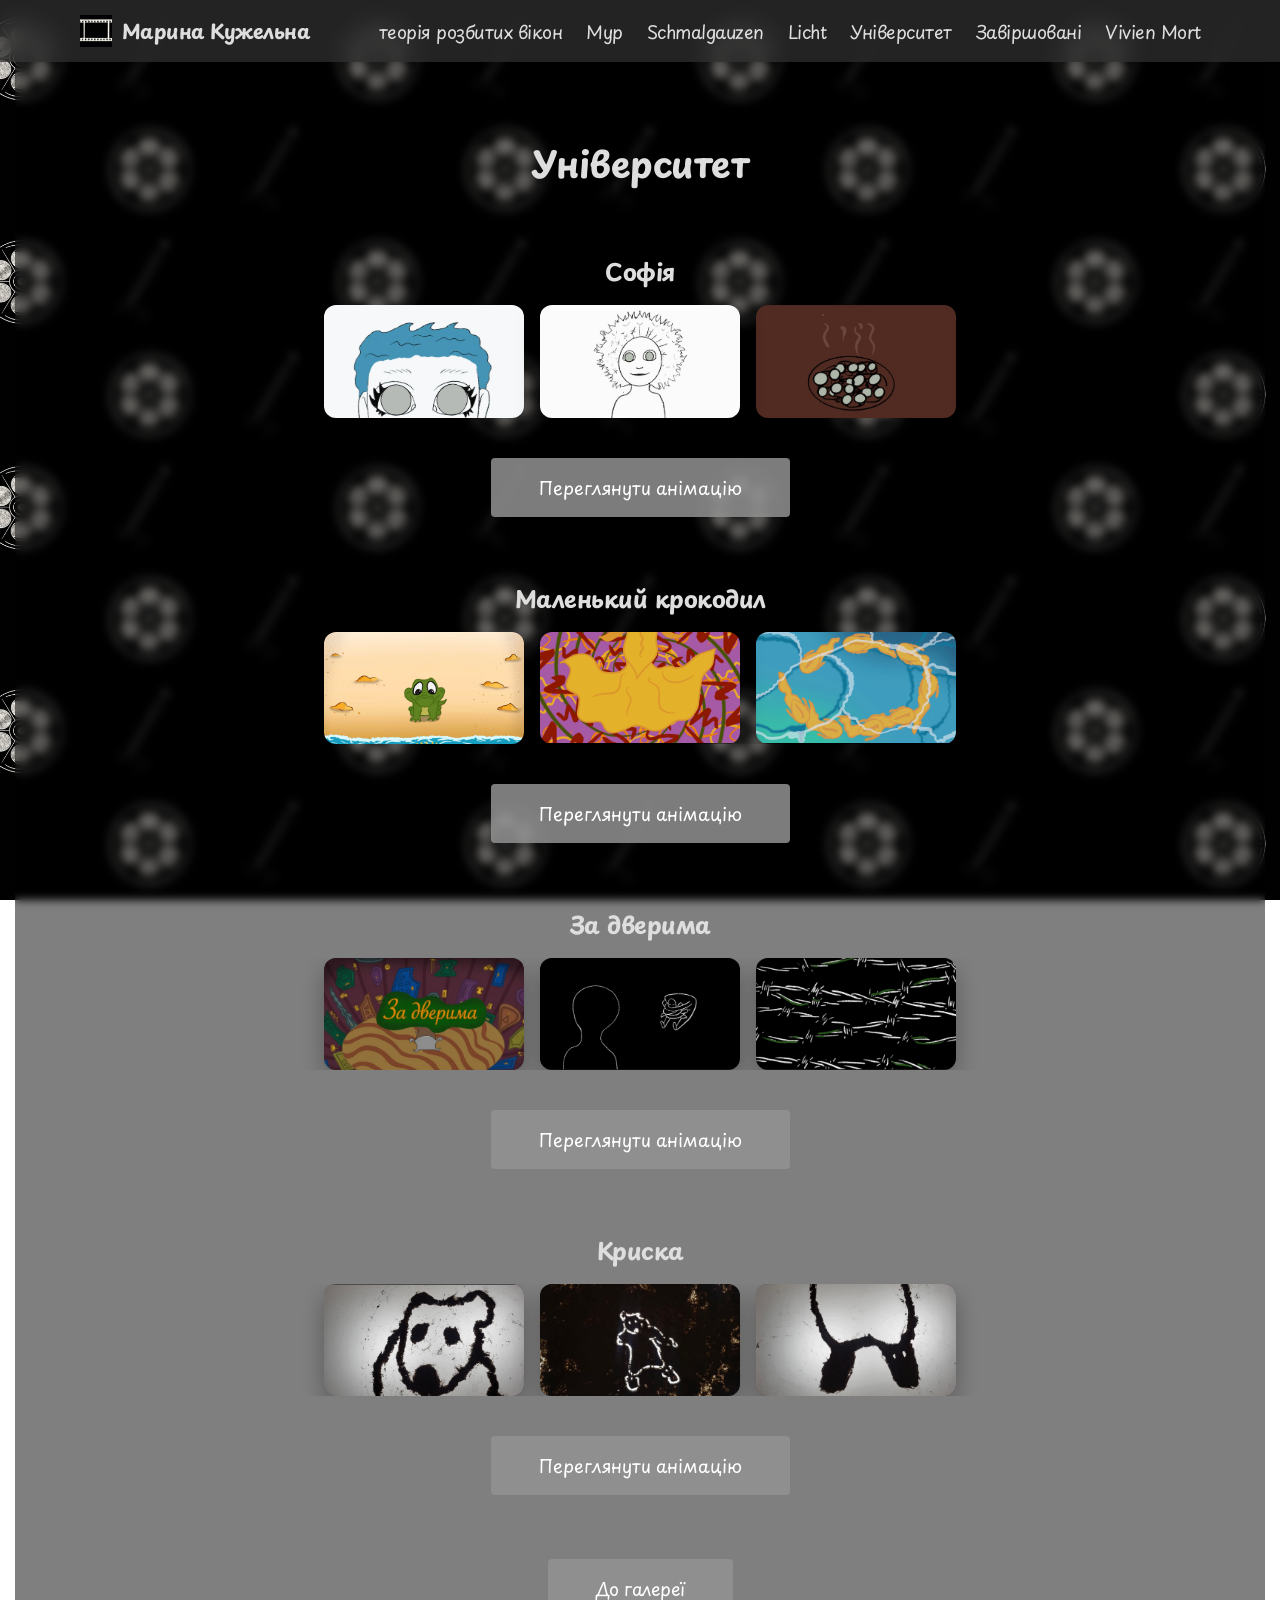
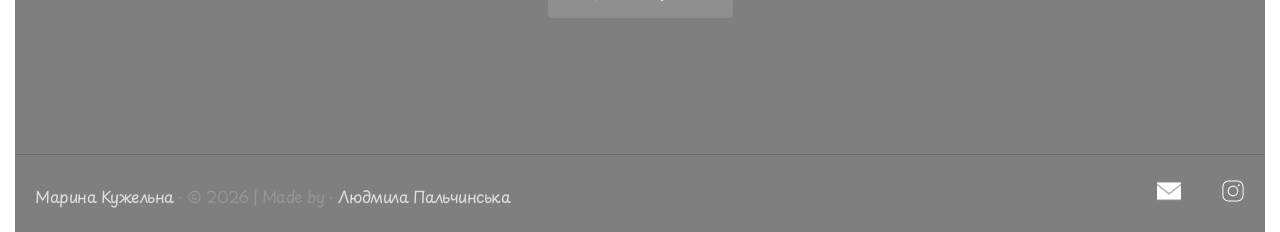
<file: pages/university.html>
<!doctype html>
<html lang="uk">
  <head>
    <meta charset="UTF-8" />
    <meta name="viewport" content="width=device-width, initial-scale=1.0" />
    <meta name="author" content="Marina Kuzhelna | Анімації" />
    <meta
      name="keywords"
      content="animation, motion graphics, visual effects, character animation, 3D animation, 2D animation, VFX, CGI, digital art, storytelling, motion design"
    />
    <meta
      name="description"
      content="Explore stunning animations and motion graphics created by a professional animator. High-quality visual effects, character animation, and storytelling through motion."
    />
    <link rel="preconnect" href="https://fonts.googleapis.com" />
    <link rel="preconnect" href="https://fonts.gstatic.com" crossorigin />
    <link
      href="https://fonts.googleapis.com/css2?family=Playpen+Sans&display=swap"
      rel="stylesheet"
    />
    <title>University</title>
    <link rel="icon" href="../image/anim.ico" type="image/x-icon" />
    <link rel="stylesheet" href="../styles.css" type="text/css" />
    <link rel="stylesheet" href="../css/pages.css" type="text/css" />
  </head>

  <body>
    <header class="header hidden">
      <div class="container">
        <a
          href="../index.html"
          class="logo logo--compact"
          aria-label="На головну"
        >
          <img class="header__logo" src="../image/logo.JPG" alt="" />
          <span class="logo__name" data-i18n="header_name"
            >Марина Кужельна</span
          >
        </a>
        <nav class="header__nav">
          <a
            href="tbwt.html"
            id="the.broken.windows.theory"
            data-i18n="name_tbwt"
            >теорія розбитих вікон</a
          >
          <a href="myr.html" id="myr" data-i18n="name_myr">Мур</a>
          <a href="schmalgauzen.html" id="schmalgauzen">Schmalgauzen</a>
          <a href="licht.html" id="licht">Licht</a>
          <a href="university.html" id="university" data-i18n="name_uni"
            >Університет</a
          >
          <a href="zavirshovani.html" id="zavirshovani" data-i18n="name_zav"
            >Завіршовані</a
          >
          <a href="vivienmort.html" id="vivienmort">Vivien Mort</a>
        </nav>

        <button
          class="menu-icon"
          type="button"
          aria-label="Меню"
          aria-expanded="false"
        >
          <span class="menu-icon__line"></span>
        </button>
      </div>
    </header>

    <main class="main">
      <section>
        <div class="container">
          <h1 class="listing__title" data-i18n="name_uni">Університет</h1>

          <div class="screenshots-wrapper">
            <figure>
              <figcaption class="item-label">
                <h3 data-i18n="u_sofia">Софія</h3>
              </figcaption>

              <div class="carousel carousel--vertical">
                <button
                  class="carousel__arrow carousel__arrow--prev"
                  type="button"
                  aria-label="Попередній кадр"
                >
                  &lt;
                </button>

                <div class="carousel__track">
                  <img
                    class="carousel__slide"
                    src="../image/university/sophia_1.jpg"
                    alt="У персонажа великі круглі сірі очі з гострими чорними віями та синє кучеряве волосся, верхівка якого стилізована під морські хвилі."
                    data-i18n-alt="alt_university_1"
                  />
                  <img
                    class="carousel__slide"
                    src="../image/university/sophia_2.jpg"
                    alt="Чорно-білий портрет персонажа, що символізує дитячу невинність, крихкість та легкість, з волоссям у формі дозрілої кульбаби."
                    data-i18n-alt="alt_university_2"
                  />
                  <img
                    class="carousel__slide"
                    src="../image/university/sophia_3.jpg"
                    alt="Мінімалістичне зображення миски з традиційними українськими варениками, що димлять гарячою парою, створюючи образ домашнього затишку."
                    data-i18n-alt="alt_university_3"
                  />
                </div>
                <button
                  class="carousel__arrow carousel__arrow--next"
                  type="button"
                  aria-label="Наступний кадр"
                >
                  &gt;
                </button>
              </div>
            </figure>
          </div>
          <div class="item-label">
            <button
              class="btn open-video"
              data-video="../media/sofia.mp4"
              data-i18n="look"
            >
              Переглянути анімацію
            </button>
          </div>

          <div class="screenshots-wrapper">
            <figure>
              <figcaption class="item-label">
                <h3 data-i18n="u_kroko">Маленький крокодил</h3>
              </figcaption>
              <div class="carousel carousel--vertical">
                <button
                  class="carousel__arrow carousel__arrow--prev"
                  type="button"
                  aria-label="Попередній кадр"
                >
                  &lt;
                </button>

                <div class="carousel__track">
                  <img
                    class="carousel__slide"
                    src="../image/university/kroko_2.PNG"
                    alt="Ілюстрація із зеленим крокодильчиком на піщаному березі біля моря."
                    data-i18n-alt="alt_university_4"
                  />
                  <img
                    class="carousel__slide"
                    src="../image/university/kroko_3.PNG"
                    alt="По центру зображено великий жовтий силует риб'ячого хвоста."
                    data-i18n-alt="alt_university_5"
                  />
                  <img
                    class="carousel__slide"
                    src="../image/university/kroko_1.PNG"
                    alt="Метафоричний образ циклічного руху, де золотисті рибки кружляють у водному потоці під мереживом хвиль."
                    data-i18n-alt="alt_university_6"
                  />
                </div>
                <button
                  class="carousel__arrow carousel__arrow--next"
                  type="button"
                  aria-label="Наступний кадр"
                >
                  &gt;
                </button>
              </div>
            </figure>
          </div>
          <div class="item-label">
            <button
              class="btn open-video"
              data-video="../media/kroko.mp4"
              data-i18n="look"
            >
              Переглянути анімацію
            </button>
          </div>

          <div class="screenshots-wrapper">
            <figure>
              <figcaption class="item-label">
                <h3 data-i18n="u_dveri">За дверима</h3>
              </figcaption>
              <div class="carousel carousel--vertical">
                <button
                  class="carousel__arrow carousel__arrow--prev"
                  type="button"
                  aria-label="Попередній кадр"
                >
                  &lt;
                </button>

                <div class="carousel__track">
                  <img
                    class="carousel__slide"
                    src="../image/university/zaDveruma_1.jpg"
                    alt="Заставка анімаційного проєкту з написом «За дверима» на тлі літаючих різнокольорових дверей."
                    data-i18n-alt="alt_university_7"
                  />
                  <img
                    class="carousel__slide"
                    src="../image/university/zaDveruma_2.jpg"
                    alt="Контурний малюнок силуету людини, що дивиться на зв'язану мотузками фігуру на чорному тлі."
                    data-i18n-alt="alt_university_8"
                  />
                  <img
                    class="carousel__slide"
                    src="../image/university/zaDveruma_3.jpg"
                    alt="Графічний малюнок колючого дроту білого та зеленого кольору на суцільному чорному фоні."
                    data-i18n-alt="alt_university_9"
                  />
                </div>
                <button
                  class="carousel__arrow carousel__arrow--next"
                  type="button"
                  aria-label="Наступний кадр"
                >
                  &gt;
                </button>
              </div>
            </figure>
          </div>
          <div class="item-label">
            <button
              class="btn open-video"
              data-video="../media/za-dveryma.mp4"
              data-i18n="look"
            >
              Переглянути анімацію
            </button>
          </div>

          <div class="screenshots-wrapper">
            <figure>
              <figcaption class="item-label">
                <h3 data-i18n="u_rat">Криска</h3>
              </figcaption>
              <div class="carousel carousel--vertical">
                <button
                  class="carousel__arrow carousel__arrow--prev"
                  type="button"
                  aria-label="Попередній кадр"
                >
                  &lt;
                </button>

                <div class="carousel__track">
                  <img
                    class="carousel__slide"
                    src="../image/university/kriska_1.PNG"
                    alt="Малюнок голови криски темним піском на світловому столі."
                    data-i18n-alt="alt_university_10"
                  />
                  <img
                    class="carousel__slide"
                    src="../image/university/kriska_2.PNG"
                    alt="Білий світловий контур криски у повний зріст на темному текстурному тлі."
                    data-i18n-alt="alt_university_11"
                  />
                  <img
                    class="carousel__slide"
                    src="../image/university/kriska_3.PNG"
                    alt="Нижні лапи криски, намальовані темним піском на світлому тлі."
                    data-i18n-alt="alt_university_12"
                  />
                </div>
                <button
                  class="carousel__arrow carousel__arrow--next"
                  type="button"
                  aria-label="Наступний кадр"
                >
                  &gt;
                </button>
              </div>
            </figure>
          </div>
          <div class="item-label">
            <button
              class="btn open-video"
              data-video="../media/kryska.mp4"
              data-i18n="look"
            >
              Переглянути анімацію
            </button>
          </div>

          <div class="item-label back-link">
            <a
              class="btn"
              href="../index.html#gallery-title"
              data-i18n="b_works"
              >До галереї</a
            >
          </div>
        </div>
      </section>
    </main>
    <footer class="footer" id="site-footer"></footer>
    <div id="videoModal" class="modal">
      <div class="modal-content">
        <button class="close" type="button" aria-label="Закрити">×</button>
        <video controls controlsList="nodownload" disablePictureInPicture>
          <source id="videoSourse" src="" type="video/mp4" />
        </video>
      </div>
    </div>
    <script src="../js/main.js"></script>
    <script src="../js/works.js"></script>
    <script src="../js/footer.js"></script>
    <script src="../js/lang.js" defer></script>
    <script src="../js/carousel.js"></script>
  </body>
</html>
</file>
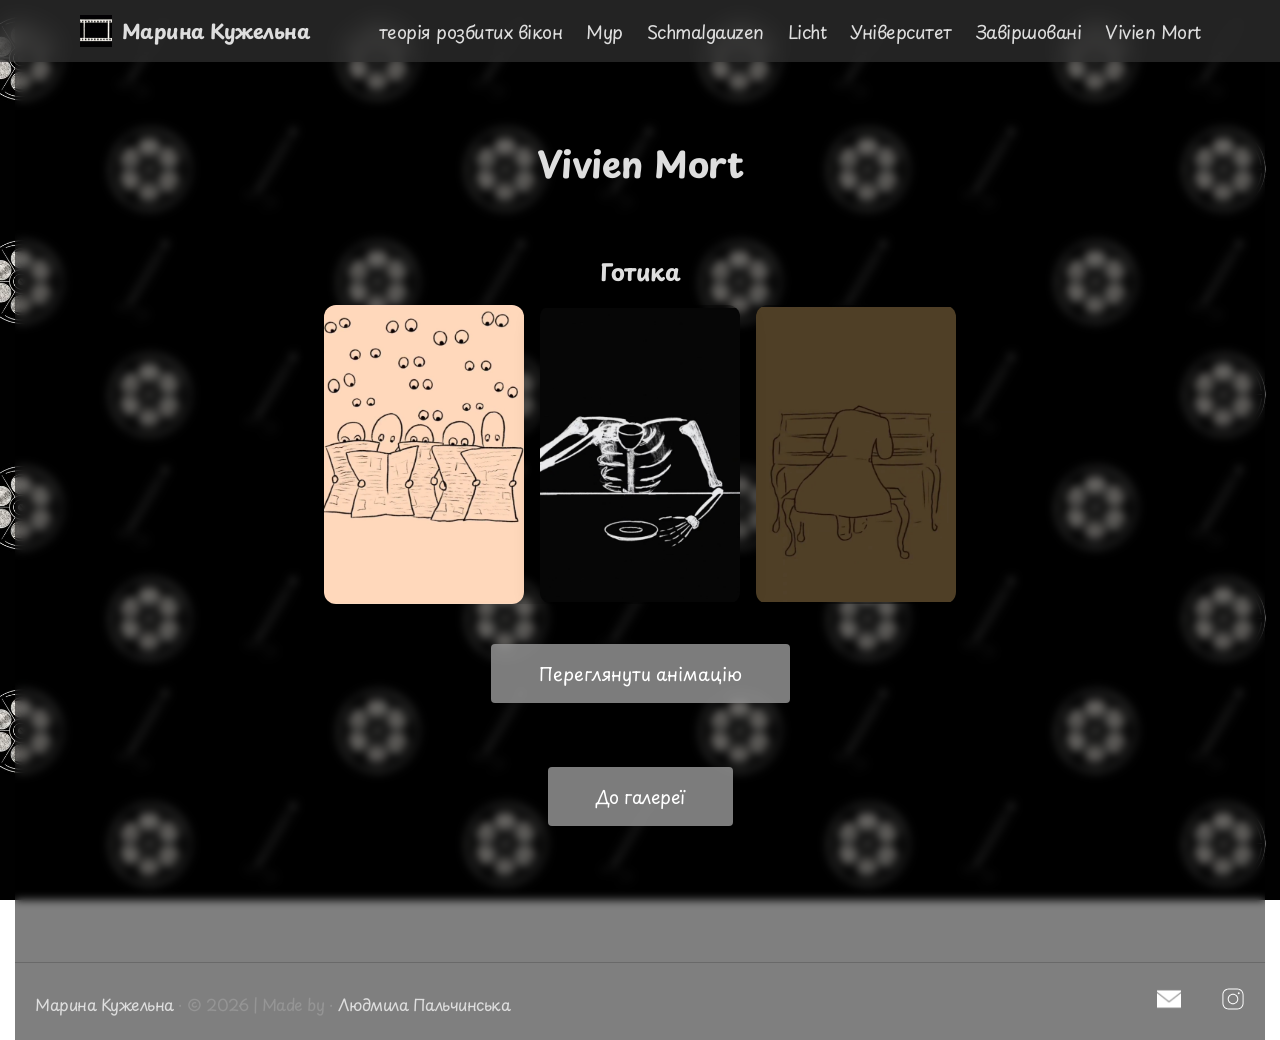
<file: pages/vivienmort.html>
<!doctype html>
<html lang="uk">
  <head>
    <meta charset="UTF-8" />
    <meta name="viewport" content="width=device-width, initial-scale=1.0" />
    <meta name="author" content="Marina Kuzhelna | Анімації" />
    <meta
      name="keywords"
      content="animation, motion graphics, visual effects, character animation, 3D animation, 2D animation, VFX, CGI, digital art, storytelling, motion design"
    />
    <meta
      name="description"
      content="Explore stunning animations and motion graphics created by a professional animator. High-quality visual effects, character animation, and storytelling through motion."
    />
    <link rel="preconnect" href="https://fonts.googleapis.com" />
    <link rel="preconnect" href="https://fonts.gstatic.com" crossorigin />
    <link
      href="https://fonts.googleapis.com/css2?family=Playpen+Sans&display=swap"
      rel="stylesheet"
    />
    <title>Vivien Mort</title>
    <link rel="icon" href="../image/anim.ico" type="image/x-icon" />
    <link rel="stylesheet" href="../styles.css" type="text/css" />
    <link rel="stylesheet" href="../css/pages.css" type="text/css" />
  </head>

  <body>
    <header class="header hidden">
      <div class="container">
        <a
          href="../index.html"
          class="logo logo--compact"
          aria-label="На головну"
        >
          <img class="header__logo" src="../image/logo.JPG" alt="" />
          <span class="logo__name" data-i18n="header_name"
            >Марина Кужельна</span
          >
        </a>
        <nav class="header__nav">
          <a
            href="tbwt.html"
            id="the.broken.windows.theory"
            data-i18n="name_tbwt"
            >теорія розбитих вікон</a
          >
          <a href="myr.html" id="myr" data-i18n="name_myr">Мур</a>
          <a href="schmalgauzen.html" id="schmalgauzen">Schmalgauzen</a>
          <a href="licht.html" id="licht">Licht</a>
          <a href="university.html" id="university" data-i18n="name_uni"
            >Університет</a
          >
          <a href="zavirshovani.html" id="zavirshovani" data-i18n="name_zav"
            >Завіршовані</a
          >
          <a href="vivienmort.html" id="vivienmort">Vivien Mort</a>
        </nav>

        <button
          class="menu-icon"
          type="button"
          aria-label="Меню"
          aria-expanded="false"
        >
          <span class="menu-icon__line"></span>
        </button>
      </div>
    </header>

    <main class="main">
      <section>
        <div class="container">
          <h1 class="listing__title">Vivien Mort</h1>

          <div class="screenshots-wrapper">
            <figure>
              <figcaption class="item-label">
                <h3 data-i18n="v_gotyka">Готика</h3>
              </figcaption>
              <div class="carousel carousel--vertical">
                <button
                  class="carousel__arrow carousel__arrow--prev"
                  type="button"
                  aria-label="Попередній кадр"
                >
                  &lt;
                </button>

                <div class="carousel__track">
                  <img
                    class="carousel__slide"
                    src="../image/vivien_mort/gotuka_1.jpg"
                    alt="Візуальна метафора тотального стеження, цензури, параної та шпигунства, де фігури з газетами оточені безліччю пильних очей."
                    data-i18n-alt="alt_vivienmort_1"
                  />
                  <img
                    class="carousel__slide"
                    src="../image/vivien_mort/gotuka_2.jpg"
                    alt="Контурний малюнок скелета без голови, який сидить за столом перед порожньою тарілкою."
                    data-i18n-alt="alt_vivienmort_2"
                  />
                  <img
                    class="carousel__slide"
                    src="../image/vivien_mort/gotuka_3.jpg"
                    alt="Фігура людини в пальто сидить спиною до глядача на стільці й грає на фортепіано, але у персонажа повністю відсутня голова."
                    data-i18n-alt="alt_vivienmort_3"
                  />
                </div>
                <button
                  class="carousel__arrow carousel__arrow--next"
                  type="button"
                  aria-label="Наступний кадр"
                >
                  &gt;
                </button>
              </div>
            </figure>
          </div>
          <div class="item-label">
            <button
              class="btn open-video"
              data-video="../media/gotyka.mp4"
              data-i18n="look"
            >
              Переглянути анімацію
            </button>
          </div>
          <div class="item-label back-link">
            <a
              class="btn"
              href="../index.html#gallery-title"
              data-i18n="b_works"
              >До галереї</a
            >
          </div>
        </div>
      </section>
    </main>
    <footer class="footer" id="site-footer"></footer>
    <div id="videoModal" class="modal">
      <div class="modal-content">
        <button class="close" type="button" aria-label="Закрити">×</button>
        <video controls controlsList="nodownload" disablePictureInPicture>
          <source id="videoSourse" src="" type="video/mp4" />
        </video>
      </div>
    </div>
    <script src="../js/main.js"></script>
    <script src="../js/works.js"></script>
    <script src="../js/footer.js"></script>
    <script src="../js/lang.js" defer></script>
    <script src="../js/carousel.js"></script>
  </body>
</html>
</file>
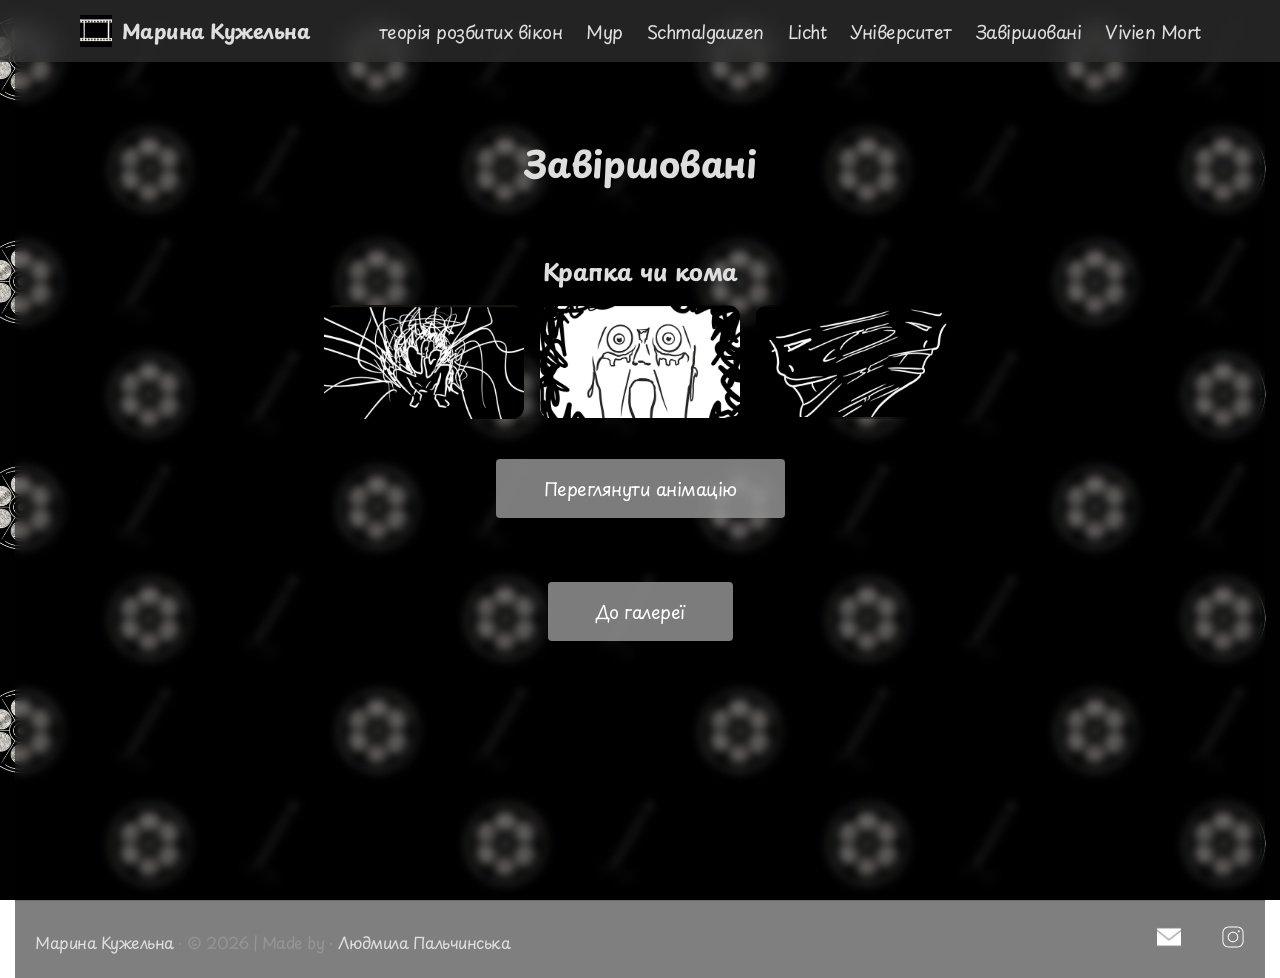
<file: pages/zavirshovani.html>
<!doctype html>
<html lang="uk">
  <head>
    <meta charset="UTF-8" />
    <meta name="viewport" content="width=device-width, initial-scale=1.0" />
    <meta name="author" content="Marina Kuzhelna | Анімації" />
    <meta
      name="keywords"
      content="animation, motion graphics, visual effects, character animation, 3D animation, 2D animation, VFX, CGI, digital art, storytelling, motion design"
    />
    <meta
      name="description"
      content="Explore stunning animations and motion graphics created by a professional animator. High-quality visual effects, character animation, and storytelling through motion."
    />
    <link rel="preconnect" href="https://fonts.googleapis.com" />
    <link rel="preconnect" href="https://fonts.gstatic.com" crossorigin />
    <link
      href="https://fonts.googleapis.com/css2?family=Playpen+Sans&display=swap"
      rel="stylesheet"
    />
    <title>Zavirshovani</title>
    <link rel="icon" href="../image/anim.ico" type="image/x-icon" />
    <link rel="stylesheet" href="../styles.css" type="text/css" />
    <link rel="stylesheet" href="../css/pages.css" type="text/css" />
  </head>

  <body>
    <header class="header hidden">
      <div class="container">
        <a
          href="../index.html"
          class="logo logo--compact"
          aria-label="На головну"
        >
          <img class="header__logo" src="../image/logo.JPG" alt="" />
          <span class="logo__name" data-i18n="header_name"
            >Марина Кужельна</span
          >
        </a>
        <nav class="header__nav">
          <a
            href="tbwt.html"
            id="the.broken.windows.theory"
            data-i18n="name_tbwt"
            >теорія розбитих вікон</a
          >
          <a href="myr.html" id="myr" data-i18n="name_myr">Мур</a>
          <a href="schmalgauzen.html" id="schmalgauzen">Schmalgauzen</a>
          <a href="licht.html" id="licht">Licht</a>
          <a href="university.html" id="university" data-i18n="name_uni"
            >Університет</a
          >
          <a href="zavirshovani.html" id="zavirshovani" data-i18n="name_zav"
            >Завіршовані</a
          >
          <a href="vivienmort.html" id="vivienmort">Vivien Mort</a>
        </nav>

        <button
          class="menu-icon"
          type="button"
          aria-label="Меню"
          aria-expanded="false"
        >
          <span class="menu-icon__line"></span>
        </button>
      </div>
    </header>

    <main class="main">
      <section>
        <div class="container">
          <h1 class="listing__title" data-i18n="name_zav">Завіршовані</h1>

          <div class="screenshots-wrapper">
            <figure>
              <figcaption class="item-label">
                <h3 data-i18n="z_kck">Крапка чи кома</h3>
              </figcaption>
              <div class="carousel carousel--vertical">
                <button
                  class="carousel__arrow carousel__arrow--prev"
                  type="button"
                  aria-label="Попередній кадр"
                >
                  &lt;
                </button>

                <div class="carousel__track">
                  <img
                    class="carousel__slide"
                    src="../image/zavirshovani/krapka_1.jpg"
                    alt="Контурний малюнок людини, яка тримається за голову в паніці серед хаотичних білих ліній."
                    data-i18n-alt="alt_zavirshovani_1"
                  />
                  <img
                    class="carousel__slide"
                    src="../image/zavirshovani/krapka_2.jpg"
                    alt="Налякане обличчя з широкими очима та відкритим ротом у крику."
                    data-i18n-alt="alt_zavirshovani_2"
                  />
                  <img
                    class="carousel__slide"
                    src="../image/zavirshovani/krapka_3.jpg"
                    alt="Метафора втечі, розщеплення особистості або стрімкого плину часу, передана через шлейф ліній та розмиті контури облич персонажів."
                    data-i18n-alt="alt_zavirshovani_3"
                  />
                </div>
                <button
                  class="carousel__arrow carousel__arrow--next"
                  type="button"
                  aria-label="Наступний кадр"
                >
                  &gt;
                </button>
              </div>
            </figure>
          </div>
          <div class="item-label">
            <a
              class="btn"
              href="https://www.instagram.com/reel/DLjwVBYNsem/?igsh=MTdwZjhtYm1hb2U4Zw=="
              target="_blank"
              rel="noopener noreferrer"
              data-i18n="look"
              >Переглянути анімацію</a
            >
          </div>

          <div class="item-label back-link">
            <a
              class="btn"
              href="../index.html#gallery-title"
              data-i18n="b_works"
              >До галереї</a
            >
          </div>
        </div>
      </section>
    </main>
    <footer class="footer" id="site-footer"></footer>
    <script src="../js/main.js"></script>
    <script src="../js/works.js"></script>
    <script src="../js/footer.js"></script>
    <script src="../js/lang.js" defer></script>
    <script src="../js/carousel.js"></script>
  </body>
</html>
</file>
<file: styles.css>
:root {
  --space-xs: 8px;
  --space-s: 16px;
  --space-m: 24px;
  --space-l: 40px;
  --space-xl: 64px;
  --space-xxl: 120px;
  --header-height: 72px;
}

* {
  margin: 0;
  padding: 0;
  box-sizing: border-box;
}

html {
  touch-action: manipulation;
  scroll-behavior: smooth;
}

html.no-scroll {
  overflow: hidden;
}

body {
  margin: 0;
  background: url("image/IMG_6172.JPG") no-repeat center fixed;
  background-size: cover;
  color: #959595;
  font-size: 20px;
  line-height: 1.5;
  letter-spacing: -0.5px;
  font-family: "Playpen Sans", cursive;
  font-optical-sizing: auto;
  font-weight: 400;
  font-style: normal;
}

.main {
  max-width: 1250px;
  margin: 0 auto;
  min-height: 100vh;
  padding: calc(var(--header-height) + var(--space-xl)) 0 var(--space-xxl);
  background: rgba(0, 0, 0, 0.5);
  backdrop-filter: blur(4px);
}

button {
  font: inherit;
}

img {
  max-width: 100%;
}

a {
  color: #dedede;
  text-decoration: none;
  white-space: nowrap;
  transition: opacity 0.3s;
}

a:hover {
  opacity: 0.6;
}

.container {
  max-width: 1250px;
  margin: auto;
  padding: 0 20px;
}

/*  nav-bar */
.header {
  padding: 15px 0;
  background: rgba(50, 50, 50, 0.7);
  backdrop-filter: blur(10px);
  position: fixed;
  top: 0;
  left: 0;
  width: 100%;
  z-index: 1000;
  transition: transform 0.4s ease-in-out;
}

.header.hidden {
  transform: translateY(-100%);
}

.logo {
  font-weight: 700;
  display: flex;
  align-items: center;
  gap: 10px;
}

.header__logo {
  width: 32px;
}

.header .container {
  display: flex;
  gap: var(--space-m);
  align-items: center;
  justify-content: space-evenly;
}

.header__nav,
.header__nav ul {
  display: flex;
  gap: 60px;
  list-style: none;
}

.logo--compact + .header__nav {
  gap: var(--space-m);
  font-size: 18px;
}

.header__link {
  font-weight: 700;
  font-size: 18px;
}

.menu-icon {
  display: none;
}

/* BUTTON */
.btn {
  /* font-family: "Manrope", sans-serif; */
  font-size: 18px;
  color: white;
  padding: 16px 48px;
  background: #929292d9;
  border-radius: 4px;
  display: inline-flex;
  gap: 10px;
  transition: opacity 0.3s;
  border: none;
  cursor: pointer;
}

.btn:hover {
  opacity: 0.8;
}

.btn:active {
  background: #fff;
  color: #000;
}
/* Language switcher */
.lang-switcher {
  position: relative;
  display: inline-block;
  user-select: none;
  margin-left: 30px;
}

.lang-btn {
  background: transparent;
  border: 1px solid rgba(255, 255, 255, 0.2);
  padding: 6px 12px;
  border-radius: 8px;
  cursor: pointer;
  font-size: 14px;
  color: #fff;
  display: flex;
  align-items: center;
  gap: 6px;
  transition: 0.2s;
}

.lang-btn:hover {
  background: rgba(255, 255, 255, 0.1);
}

.lang-dropdown {
  position: absolute;
  top: 40px;
  right: 0;
  background: #1e1e1e;
  list-style: none;
  padding: 8px 1px;
  text-align: center;
  font-size: 14px;
  margin-left: 20px;
  border-radius: 10px;
  border: 1px solid rgba(255, 255, 255, 0.2);
  display: none;
  flex-direction: column;
  min-width: 70px;
  z-index: 100;
}

.lang-dropdown button {
  width: 100%;
  padding: 8px 12px;
  background: none;
  border: none;
  color: #fff;
  cursor: pointer;
  transition: 0.2s;
}

.lang-dropdown button:hover,
.lang-dropdown button:focus-visible {
  background: rgba(255, 255, 255, 0.1);
}

.lang-dropdown.show {
  display: flex;
}

/*
    MAIN
*/
.welcome {
  min-height: calc(100vh - var(--header-height) - var(--space-xl));
  display: grid;
  align-content: center;
}

.welcome .container {
  display: flex;
  align-items: center;
  justify-content: space-between;
}

.welcome__title {
  width: 550px;
  font-weight: 700;
  font-size: 51px;
  line-height: 1.19;
  color: #dedede;
  margin-block: 0 var(--space-m);
}

.welcome__text {
  width: 395px;
  margin-bottom: var(--space-xl);
}

.welcome__img {
  width: 400px;
  height: 400px;
  border-radius: 50%;
  object-fit: cover;
  object-position: center;
  margin-right: var(--space-xxl);
}

/* WORKS */

.listing {
  margin-block: var(--space-xxl);
}

.listing__title,
.contact__title {
  margin-top: 0;
  margin-bottom: var(--space-l);
  font-size: 36px;
  text-align: center;
  color: #dedede;
}

h3 {
  color: #dedede;
}

.listing__img-wrapper h3 {
  font-size: 1em;
  color: inherit;
  white-space: normal;
}

.listing__wrapper {
  display: flex;
  flex-wrap: wrap;
  gap: var(--space-xl);
  justify-content: center;
}

.listing__img-wrapper {
  width: 200px;
  margin: 0;
  transition:
    transform 1.05s ease,
    opacity 0.3s ease;
}

.listing__img-wrapper img {
  width: 100%;
  aspect-ratio: 1;
  object-fit: cover;
}

.listing__img-wrapper:hover {
  opacity: 1;
  transform: scale(1.05);
  border-color: #333;
}

.item-label {
  text-align: center;
}
.back-link {
  margin-top: var(--space-xl);
}

.screenshots-wrapper {
  display: flex;
  flex-wrap: wrap;
  gap: var(--space-s);
  justify-content: center;
  margin-block: var(--space-xl) var(--space-s);
}

.screenshots-wrapper figure {
  display: flex;
  flex-wrap: wrap;
  justify-content: center;
  width: 100%;
  gap: var(--space-s);
  margin: 0;
}

.screenshots-wrapper figcaption {
  width: 100%;
}

/*  contact  */

.contact {
  margin: var(--space-xxl) 0;
}

.contact .container {
  max-width: 520px;
  text-align: center;
}

.contact__title {
  margin-bottom: var(--space-m);
}

.btn--email,
.btn--telegram,
.btn--instagram {
  width: 300px;
  justify-content: center;
  margin-top: 8px;
}

.btn--email::after,
.btn--instagram::after {
  content: "";
  width: 40px;
  height: 28px;
  flex-shrink: 0;
  background-size: contain;
  background-position: center;
  background-repeat: no-repeat;
}

.btn--email::after {
  height: 30px;
  background-image: url("image/icons8-email-open-64.png");
}

.btn--instagram::after {
  background-image: url("image/icons8-instagram-logo.svg");
}

/* FOOTER */
.footer .container {
  display: flex;
  align-items: baseline;
  justify-content: space-between;
}

.socials__img {
  width: 24px;
  height: 24px;
  display: flex;
}

.footer {
  max-width: 1250px;
  margin: 0 auto;
  background: rgba(0, 0, 0, 0.5);
  backdrop-filter: blur(4px);
  border-top: 1px solid #696969;
  padding: 24px 0;
}

.footer__copy {
  font-size: 16px;
  margin: 0;
}

.footer__copy [data-i18n] {
  color: #dedede;
}

.socials {
  display: flex;
  gap: 40px;
}

/* Початковий стан модалки */
.modal {
  --start-x: 50vw;
  --start-y: 50vh;
  display: none;
  position: fixed;
  backdrop-filter: blur(4px);
  inset: 0;
  z-index: 1100;
  background: rgba(0, 0, 0, 0.8);
  justify-content: center;
  align-items: center;
  opacity: 0;
  transform-origin: var(--start-x) var(--start-y);
  transform: scale(0.3);
  transition:
    opacity 0.3s ease,
    transform 0.3s ease;
}

/* Коли модалка активна */
.modal.show {
  display: flex;
  background-color: rgba(54, 50, 50, 0.3);
  opacity: 1;
  pointer-events: auto;
  transform: scale(1);
}

/* Контейнер відео */
.modal-content {
  position: relative;
  background: #000;
  border-radius: 12px;
  width: 100%;
  max-width: 70%;
  max-height: 85%;
  overflow: hidden;
  transform: scale(0.9);
  opacity: 0;
  transition:
    transform 0.4s ease,
    opacity 0.4s ease;
  box-shadow: 0 0 30px rgba(0, 0, 0, 0.8);
}

.close {
  position: absolute;
  top: 10px;
  right: 10px;
  z-index: 1;
  font-size: 28px;
  line-height: 1;
  color: white;
  background: none;
  border: none;
  cursor: pointer;
}

/* Анімація при відкритті */
.modal.show .modal-content {
  transform: scale(1);
  opacity: 1;
}

video {
  width: 100%;
  height: 500px;
  display: block;
  user-select: none;
}

/* Приховує кнопку завантаження */
video::-internal-media-controls-download-button {
  display: none;
}

video::-webkit-media-controls-enclosure {
  overflow: hidden;
}
/* ===== ДО 1200px: менше за desktop ===== */

@media (max-width: 1199px) {
  .welcome__img {
    margin-right: 0;
  }

  .header__nav {
    gap: var(--space-m);
    font-size: 18px;
  }
  .logo--compact .logo__name {
    display: none;
  }
}

/* ===== ДО 992px: планшет ===== */
@media (max-width: 991px) {
  .welcome .container {
    flex-direction: column-reverse;
    gap: 65px;
  }

  .welcome__title {
    width: auto;
  }

  .welcome__text {
    width: auto;
    margin-bottom: 50px;
  }

  .welcome__desc {
    text-align: center;
  }

  /* бургер меню — тепер з планшета */
  .header__nav {
    display: flex;
    flex-direction: column;
    align-items: center;
    gap: var(--space-s);
    order: 1;
    width: 100%;
    max-height: 0;
    margin-top: 0;
    overflow: hidden;
    opacity: 0;
    visibility: hidden;
    transition:
      max-height 0.4s ease,
      margin-top 0.4s ease,
      opacity 0.3s ease,
      visibility 0.4s;
  }

  .header .container {
    justify-content: flex-end;
    flex-wrap: wrap;
    row-gap: 0;
  }

  .header .container > .logo {
    margin-right: auto;
  }

  .logo--compact .logo__name {
    display: inline;
  }

  .menu-icon {
    width: 36px;
    height: 24px;
    position: relative;
    margin-left: 16px;
    border: none;
    display: block;
    background-color: transparent;
    padding: 0;
  }

  .menu-icon::after,
  .menu-icon::before {
    content: "";
    position: absolute;
    left: 0;
  }

  .menu-icon::before {
    top: 0;
    transition:
      transform 0.3s,
      top 0.3s 0.3s;
  }

  .menu-icon::after {
    bottom: 0;
    transition:
      transform 0.3s,
      bottom 0.3s 0.3s;
  }

  .menu-icon__line,
  .menu-icon::after,
  .menu-icon::before {
    display: block;
    width: 100%;
    height: 3px;
    background-color: white;
  }

  .menu-icon--active .menu-icon__line {
    display: none;
  }

  .menu-icon--active::before {
    transform: translateY(-50%) rotate(45deg);
    top: 50%;
    transition:
      top 0.3s,
      transform 0.3s 0.3s;
  }

  .menu-icon--active::after {
    transform: translateY(50%) rotate(-45deg);
    bottom: 50%;
    transition:
      bottom 0.3s,
      transform 0.3s 0.3s;
  }

  .header--mobile .header__nav {
    max-height: 500px;
    margin-top: var(--space-s);
    opacity: 1;
    visibility: visible;
  }

  /* мова — всередині відкритого меню */
  .lang-switcher {
    display: flex;
    justify-content: center;
    order: 2;
    width: 100%;
    max-height: 0;
    margin: 0;
    overflow: hidden;
    opacity: 0;
    visibility: hidden;
    transition:
      max-height 0.4s ease,
      margin 0.4s ease,
      opacity 0.3s ease,
      visibility 0.4s;
  }

  .header--mobile .lang-switcher {
    max-height: 60px;
    margin: var(--space-m) 0 var(--space-s);
    overflow: visible;
    opacity: 1;
    visibility: visible;
  }

  .header--mobile .lang-dropdown {
    top: 100%;
    left: 50%;
    right: auto;
    transform: translateX(-50%);
  }
}

/* ===== ДО 768px: великий телефон ===== */
@media (max-width: 767px) {
  .welcome__title {
    font-size: 36px;
  }

  .footer .container {
    flex-direction: column-reverse;
    align-items: center;
    gap: var(--space-m);
    padding-block: var(--space-xs);
  }

  .footer__copy {
    text-align: center;
  }

  .footer__part {
    display: block;
  }

  .footer__divider {
    display: none;
  }
}

/* ===== ДО 576px: телефон ===== */
@media (max-width: 575px) {
  :root {
    --space-xxl: 80px;
  }
  .logo {
    font-size: 16px;
  }

  .menu-icon {
    flex-shrink: 0;
  }

  .welcome__img {
    width: 240px;
    height: 240px;
  }

  .welcome__title {
    font-size: 26px;
  }

  .title,
  .listing__title {
    font-size: 28px;
  }

  /* НОВЕ: мініатюри завжди по дві в ряд */
  .listing__wrapper {
    gap: var(--space-m);
  }

  .item-link {
    width: calc((100% - var(--space-m)) / 2);
  }

  .listing__img-wrapper {
    width: 100%;
  }

  .item-label {
    font-size: 18px;
  }

  .contact__title {
    margin-bottom: 12px;
  }

  .contact .container {
    max-width: 275px;
  }

  .btn--email,
  .btn--telegram,
  .btn--instagram {
    width: 180px;
  }
}
</file>
<file: css/pages.css>
.header__nav a.active {
  color: #929292d9;
  font-weight: bold;
  border-bottom: 20px dotted #ccc;
}

.details__title {
  text-align: center;
}

.details__title,
.details {
  color: aliceblue;
  padding: 10px;
}

.carousel {
  position: relative;
  overflow: hidden;
  width: 100%;
  padding: 0;
  --slide-width: 520px;
  --slide-height: 390px;
  --slide-offset: 360px;
}

.carousel--vertical {
  --slide-width: 240px;
  --slide-height: 427px;
  --slide-offset: 220px;
}

.carousel__track {
  position: relative;
  height: calc(var(--slide-height) * 1.35);
}

.carousel__slide {
  position: absolute;
  top: 50%;
  left: 50%;
  max-width: none;
  border-radius: 12px;
  box-shadow: 0 10px 25px rgba(0, 0, 0, 0.3);
  transition:
    transform 0.5s ease,
    opacity 0.5s ease;
  cursor: pointer;
  width: var(--slide-width);
  height: var(--slide-height);
  object-fit: contain;
  background: rgba(0, 0, 0, 0.4);
}

.carousel__slide.is-center {
  transform: translate(-50%, -50%) translateX(0) perspective(800px)
    rotateY(0deg) scale(1.15);
  z-index: 3;
  cursor: default;
}

.carousel__slide.is-left {
  transform: translate(-50%, -50%) translateX(calc(var(--slide-offset) * -1))
    perspective(450px) rotateY(-12deg) scale(0.9);
  opacity: 0.9;
  z-index: 1;
}

.carousel__slide.is-right {
  transform: translate(-50%, -50%) translateX(calc(var(--slide-offset) * 1))
    perspective(450px) rotateY(12deg) scale(0.9);
  opacity: 0.9;
  z-index: 1;
}

.carousel__slide.is-hidden {
  transform: translate(-50%, -50%) translateX(0) perspective(800px)
    rotateY(0deg) scale(0.7);
  opacity: 0;
  z-index: 0;
  pointer-events: none;
}

.carousel__arrow {
  position: absolute;
  top: 50%;
  transform: translateY(-50%);
  z-index: 4;
  width: 48px;
  height: 48px;
  border: none;
  border-radius: 50%;
  background: rgba(0, 0, 0, 0.5);
  color: white;
  font-size: 32px;
  line-height: 1;
  cursor: pointer;
}

.carousel__arrow--prev {
  left: 16px;
}

.carousel__arrow--next {
  right: 16px;
}

.btn {
  display: block;
  width: fit-content;
  margin: var(--space-l) auto var(--space-s);
}

@media (max-width: 575px) {
  .carousel {
    --slide-width: 260px;
    --slide-height: 195px;
    --slide-offset: 170px;
  }

  .carousel--vertical {
    --slide-width: 150px;
    --slide-height: 267px;
    --slide-offset: 110px;
  }

  .carousel__arrow {
    width: 36px;
    height: 36px;
    font-size: 24px;
  }

  .carousel__arrow--prev {
    left: 4px;
  }

  .carousel__arrow--next {
    right: 4px;
  }

  .btn {
   margin: 0 auto var(--space-xl);
  }
}

@media (min-width: 768px) {
  .carousel--vertical .carousel__track {
    display: flex;
    justify-content: center;
    gap: var(--space-s);
    height: auto;
  }

  .carousel--vertical .carousel__slide {
    position: static;
    width: 200px;
    height: auto;
    transform: none;
    opacity: 1;
    cursor: default;
  }

  .carousel--vertical .carousel__arrow {
    display: none;
  }
}
</file>
